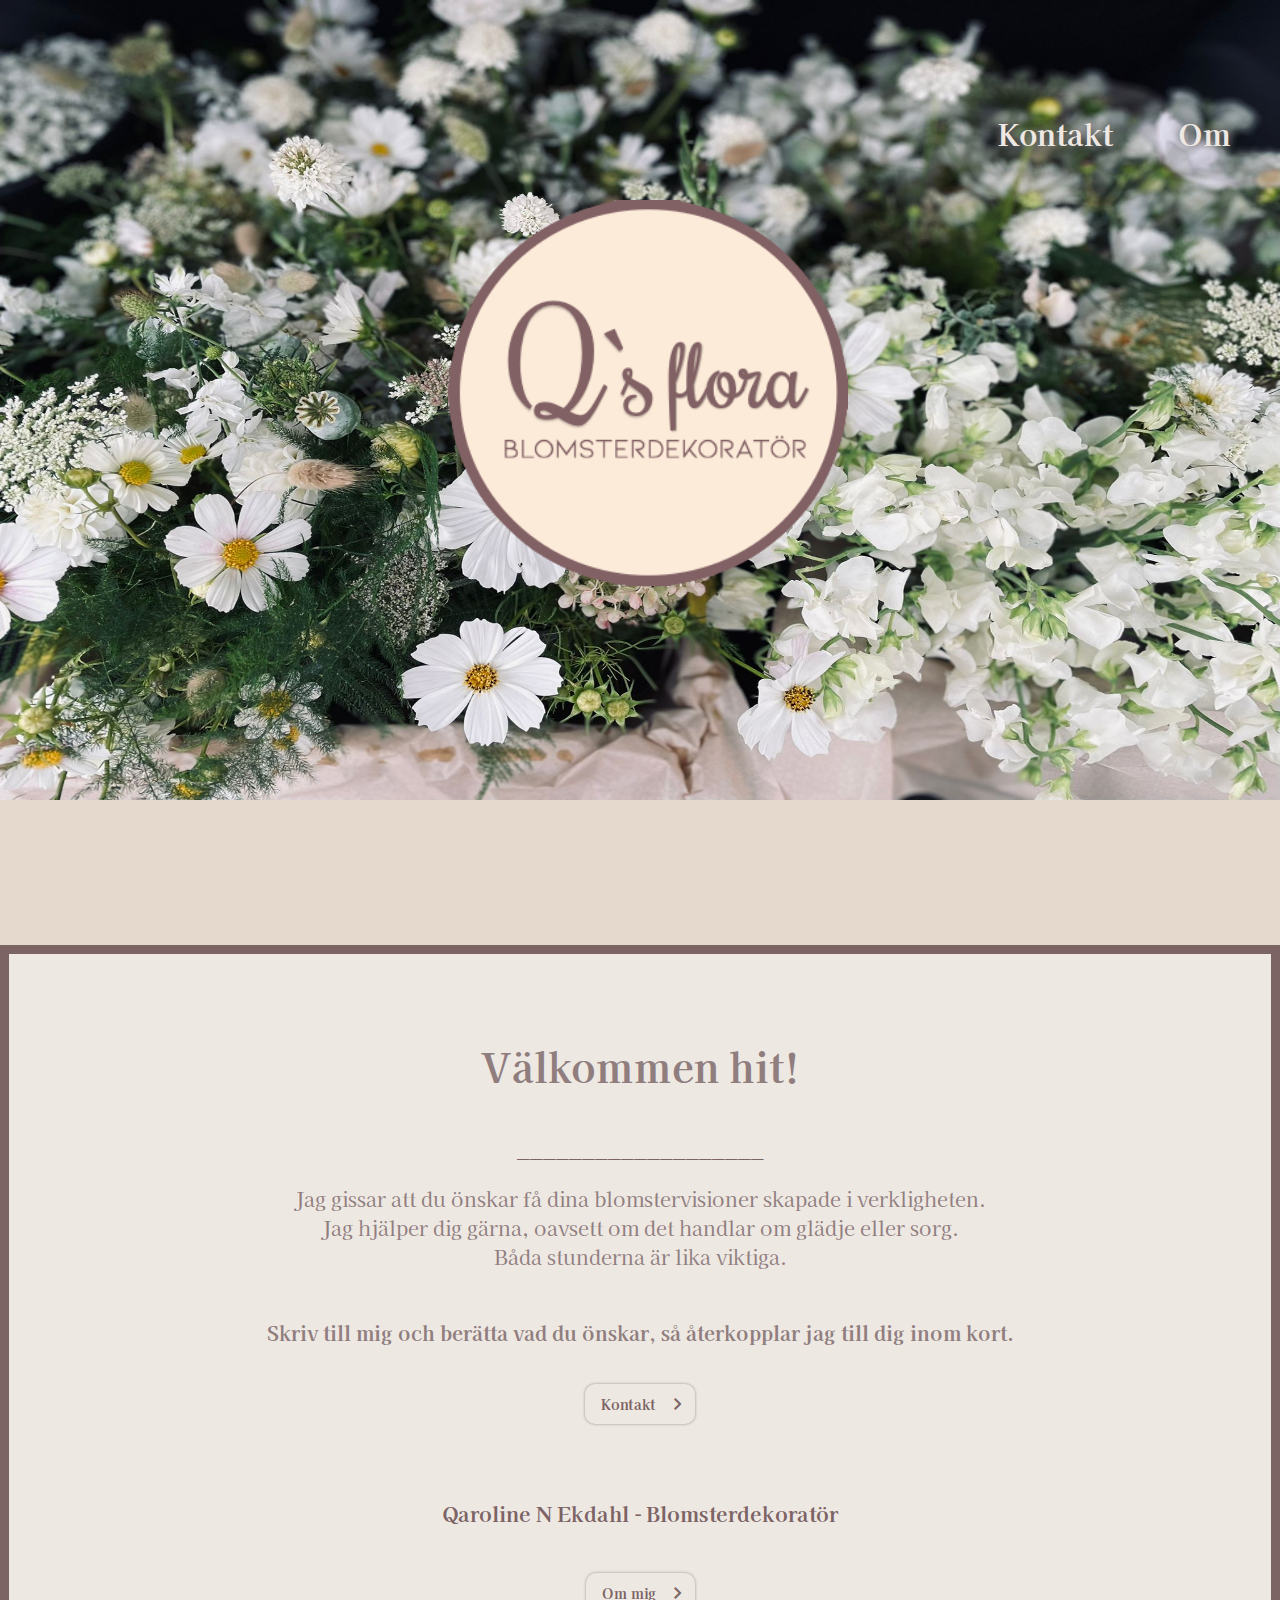
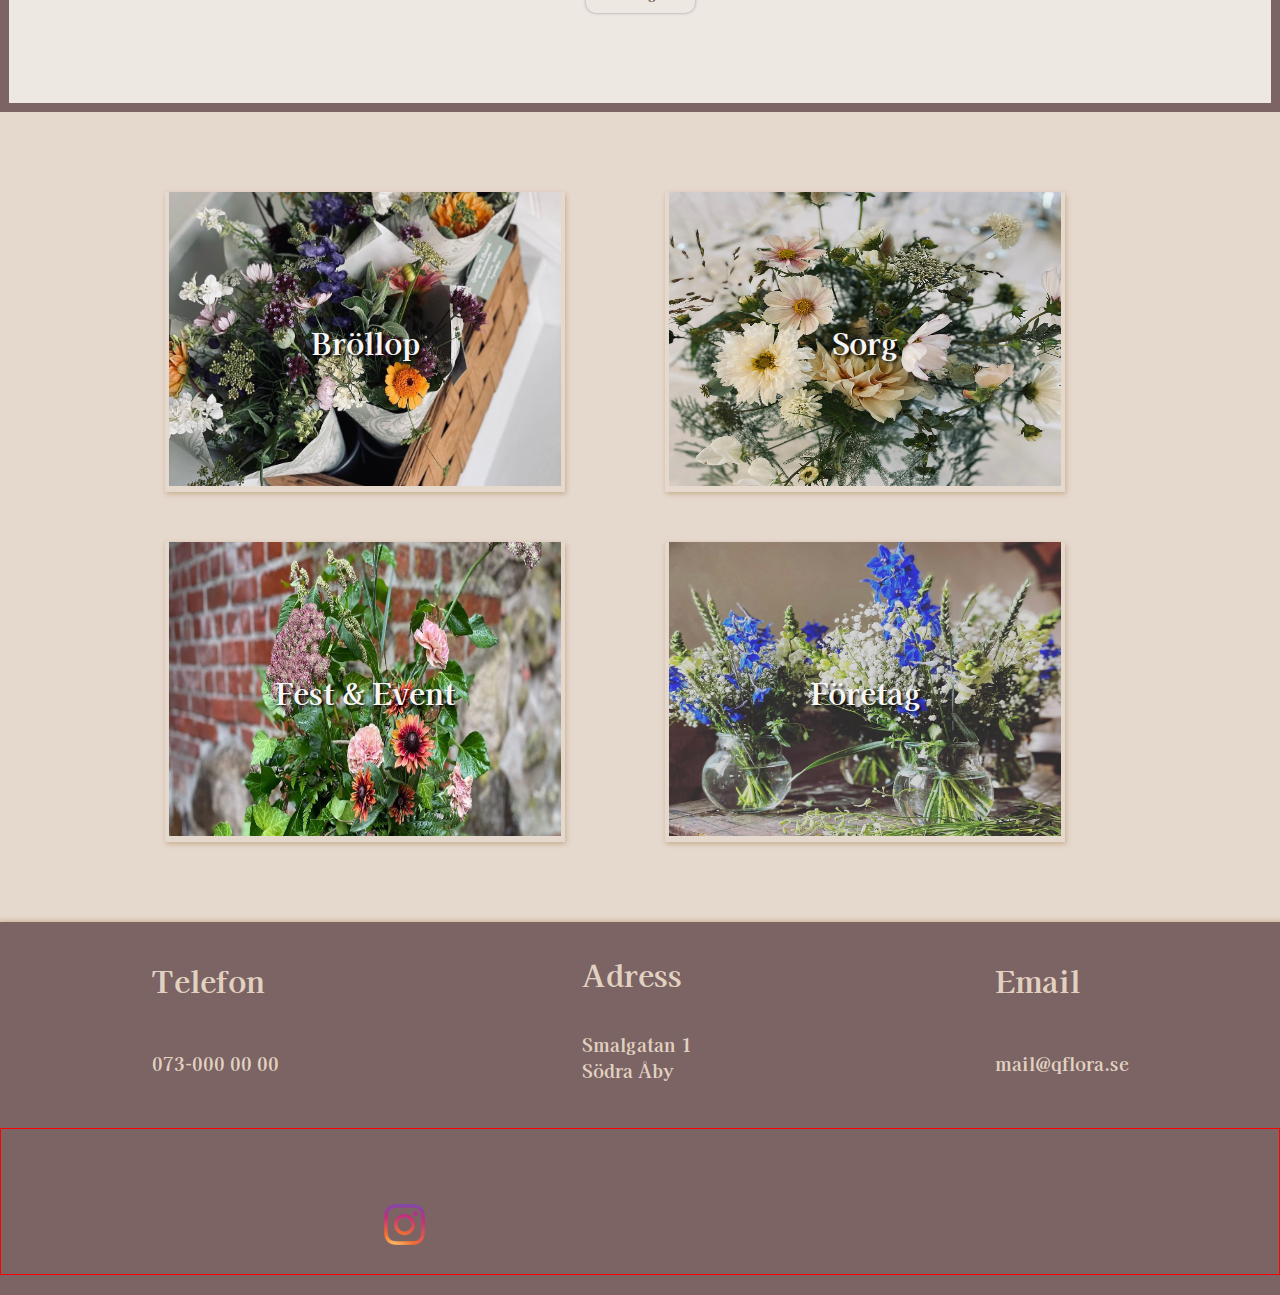
<file: index.html>
<!DOCTYPE html>
<html lang="en">
<head>
    <meta charset="UTF-8">
    <meta http-equiv="X-UA-Compatible" content="IE=edge">
    <meta name="viewport" content="width=device-width, initial-scale=1.0">
    <link rel="preconnect" href="https://fonts.googleapis.com"> 
    <link rel="preconnect" href="https://fonts.gstatic.com" crossorigin> 
    <link rel="stylesheet" href="style.css">
    <link rel="preconnect" href="https://fonts.googleapis.com"> 
    <link rel="preconnect" href="https://fonts.gstatic.com" crossorigin> 
    <link href="https://fonts.googleapis.com/css2?family=Courier+Prime&family=Norican&family=Quicksand:wght@300;600;700&family=Rochester&family=Yesteryear&display=swap" rel="stylesheet">
    <link rel="icon" type="image/png"  href="favicon_io (1)/android-chrome-192x192.png">
    <link href="https://fonts.googleapis.com/css2?family=Ibarra+Real+Nova&family=Kaisei+Opti&family=Lora&family=Norican&family=Playfair+Display&family=Rochester&display=swap" rel="stylesheet"></head>
   

    <link rel="stylesheet" href="https://fonts.googleapis.com/css2?family=Material+Symbols+Outlined:opsz,wght,FILL,GRAD@48,400,0,0" />
    <link rel="stylesheet" href="https://fonts.googleapis.com/css2?family=Material+Symbols+Outlined:opsz,wght,FILL,GRAD@48,400,0,0" />
    <link rel="stylesheet" href="https://fonts.googleapis.com/css2?family=Material+Symbols+Outlined:opsz,wght,FILL,GRAD@48,400,0,0" />

    <body>
    <title>Q´s Flora</title>
</head>
<body>
    <header>
        <img class="background-header" src="assets/HeaderFront.JPG" />
        <a href="index.html"><img class="logga-header" src="assets/LOGO-PNG.png" /></a>
        <div class="header-rubrik"><h1>Q´s Flora <br> Blomsterdekoratör</h1> 
          <div class="headerBox">
            <a href="kontakt.html">
                <div class="contactButtonHeader">
                  <h1>Kontakt</h1>
                </a>
                   <span class="material-symbols-outlined header">
            chevron_right
            </span>
                    </span>
                </div>
            </div>
        </div>
        



        <div id="myNav" class="overlay">
            <a href="javascript:void(0)" class="closebtn" onclick="closeNav()">&times;</a>
            <div class="overlay-content">
                <a href="/index.html">Hem</a>
                <a href="/bröllop.html">Bröllop</a>
                <a href="/contact.html">Sorg</a>
                <a href="/gallery.html">Kurser</a>
                <a href="/gallery.html">Företag</a>
                <a href="/gallery.html">Kontakt</a>
                <a href="/gallery.html">Om</a>
            </div>
          </div>
          <span class="hamburger" onclick="openNav()">&#9776; </span>
          <script>
            function openNav() {
              document.getElementById("myNav").style.width = "100%";
            }
            function closeNav() {
              document.getElementById("myNav").style.width = "0%";
            }
          </script>
         
        <div class="topnav">
            <div class="topnav-pages">
              <!-- <span class="page">    -->
            <!-- <a href="hem.html">Hem</a></span> -->
            <a href="Kontakt.html">Kontakt</a>
            <a href="Om.html">Om</a>
        </div>
        </div>
    </header>

 

    <div class="boxText">
     <h2>Välkommen hit!<br></h2> 
     <div class="boxTextLine">___________________</div>
      <h3>   Jag gissar att du önskar få dina blomstervisioner skapade i verkligheten. <br>
            Jag hjälper dig gärna, oavsett om det handlar om glädje eller sorg. <br>
            Båda stunderna är lika viktiga.<br></h3>

<h4> Skriv till mig och berätta vad du önskar, så återkopplar jag till dig inom kort.</h4>  
<a href="kontakt.html">
    <div class="contactButton">
      <h1>Kontakt</h1>
    </a>
       <span class="material-symbols-outlined">
chevron_right
</span>
        </span>
    </div>
<div class="boxTextLine"></div>
           <h5>Qaroline N Ekdahl
            - Blomsterdekoratör</h5> 
            <!-- <img class="logga-segill" src="assets/LOGO-PNG.png" /> -->
            <a href="om.html">
                <div class="contactButton">
                  <h1>Om mig</h1>
                </a>
                   <span class="material-symbols-outlined">
            chevron_right
            </span>
                    </span>
                </div>
        </div>

    <div class="boxOne">
        <section class="content">
            <div class="content-box">
                <a href="bröllop.html">
                <img class="content-box-image" src="assets/IMG_0252.jpg" /><h1>Bröllop</h1>
            </div></a>
            <a href="sorg.html">
            <div class="content-box">
                <img class="content-box-image" src="assets/3f57068a-1949-47c4-b6f3-6bf057632795 (kopia).jpg" />    <h1>Sorg</h1>
                <h2></a></h2>
            </div>
            <a href="fest&event.html">
            <div class="content-box">
                <img class="content-box-image" src="assets/8b8a58e5-4941-45bf-acf2-da338e13ec0a.JPG" />  <h1>Fest & Event</h1>
                <h2></a></h2>
            </div>
            <a href="företag.html">
            <div class="content-box">
                <img class="content-box-image" src="assets/IMG_0253.jpg" />   <h1>Företag</h1>
                <h2></a></h2>
            </div>


    
        </section>
    </div>

    <div class="boxTwo">
        
    </div>

    <div class="boxThree">
        
    </div>

    <footer>
<div class="info">
    <div class="info-box">
    <h1>Telefon</h1>
    <h2><a href="tel:+46733835995">073-000 00 00</a></h2>
</div>


<div class="info-box">
    <h1>Adress</h1>
    <h2><a
            href="https://www.google.se/maps/place/Slättarps+gård/@55.4136141,13.0797504,17z/data=!3m1!4b1!4m5!3m4!1s0x4653737cfd14b393:0x1d13f8f3589fe88b!8m2!3d55.4136111!4d13.0819444">Smalgatan 1 <br>Södra Åby</a></h2>
</div>
<div class="info-box">
    <h1>Email</h1>
    <h2> <a href="mailto:mail@ateljemadeleine.se">mail@qflora.se</a></h2>
</div>

</div>

<div class="info-box-under">
    <a href="https://www.instagram.com/qarrosflora/"><img class="insta" src="logga/instagram_logo_icon_168715.png" alt=""></a>
</div>
    </footer>    

</body>
</html>
</file>
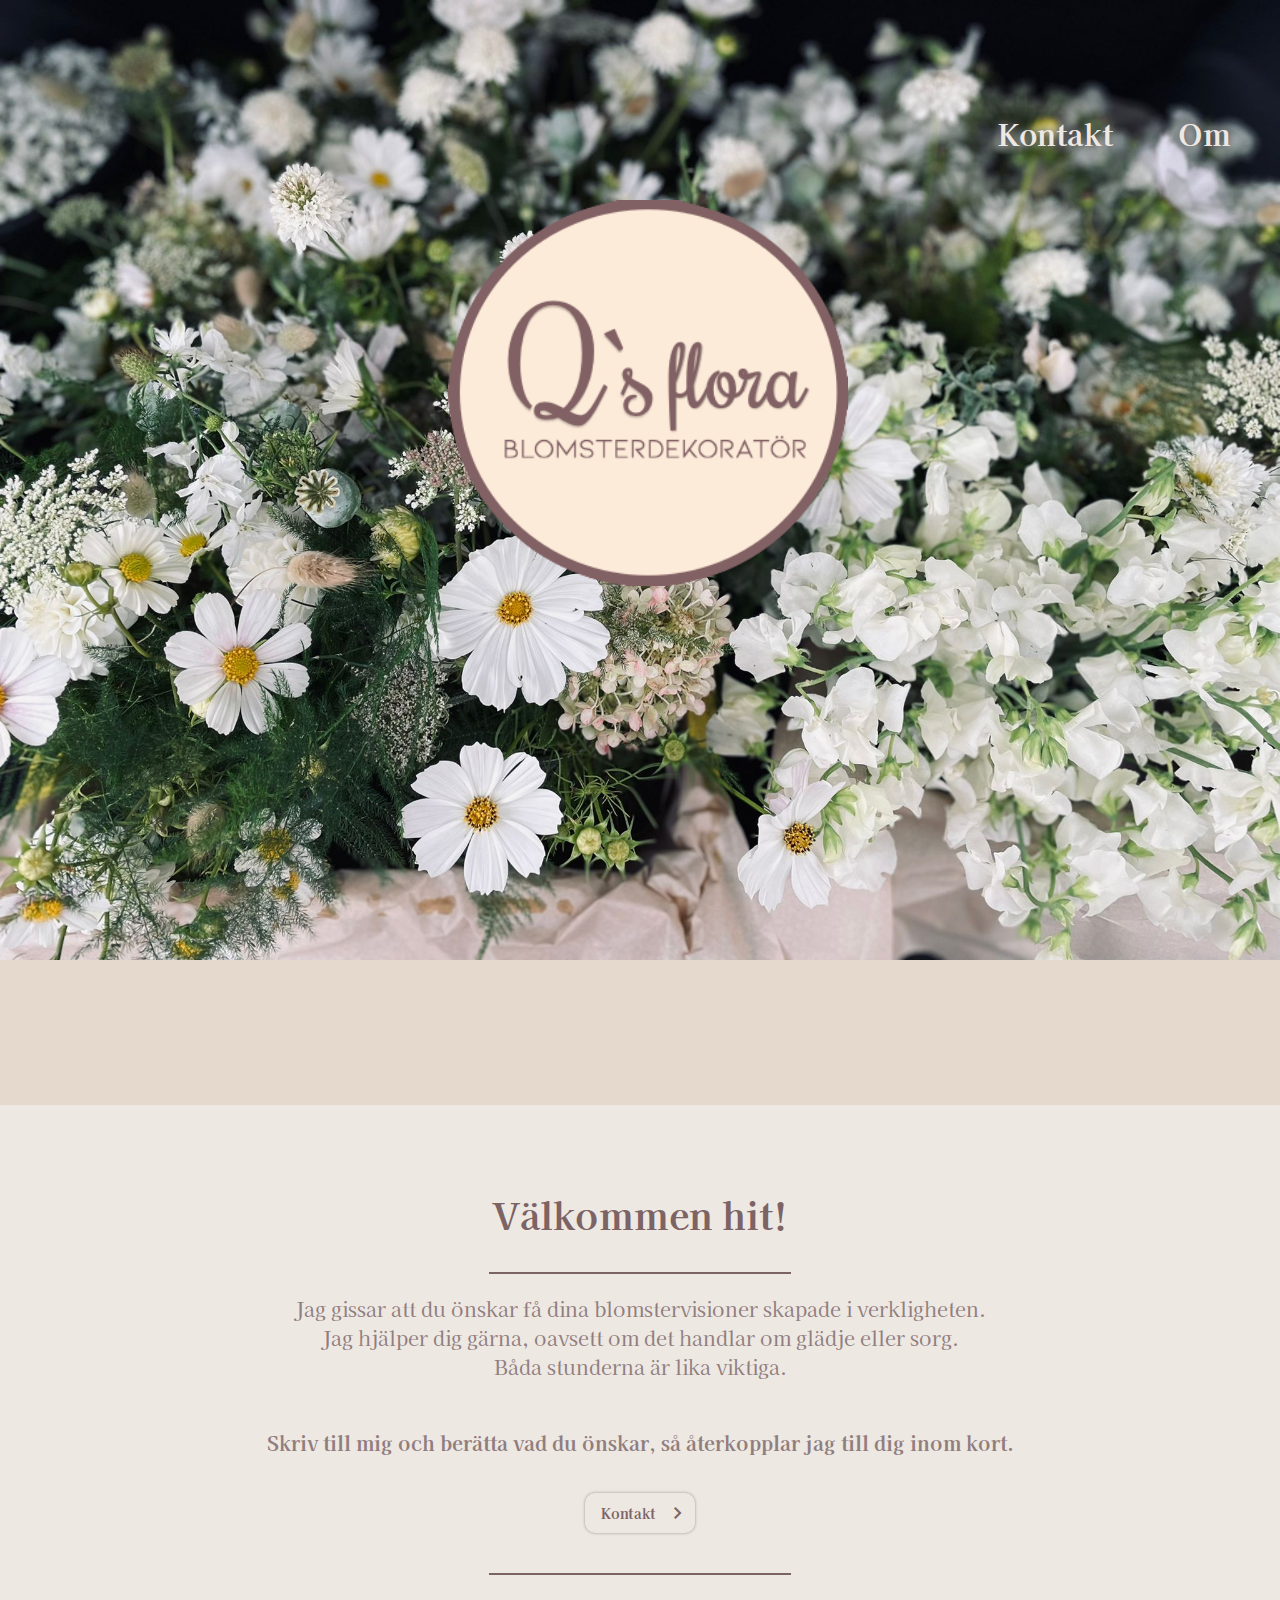
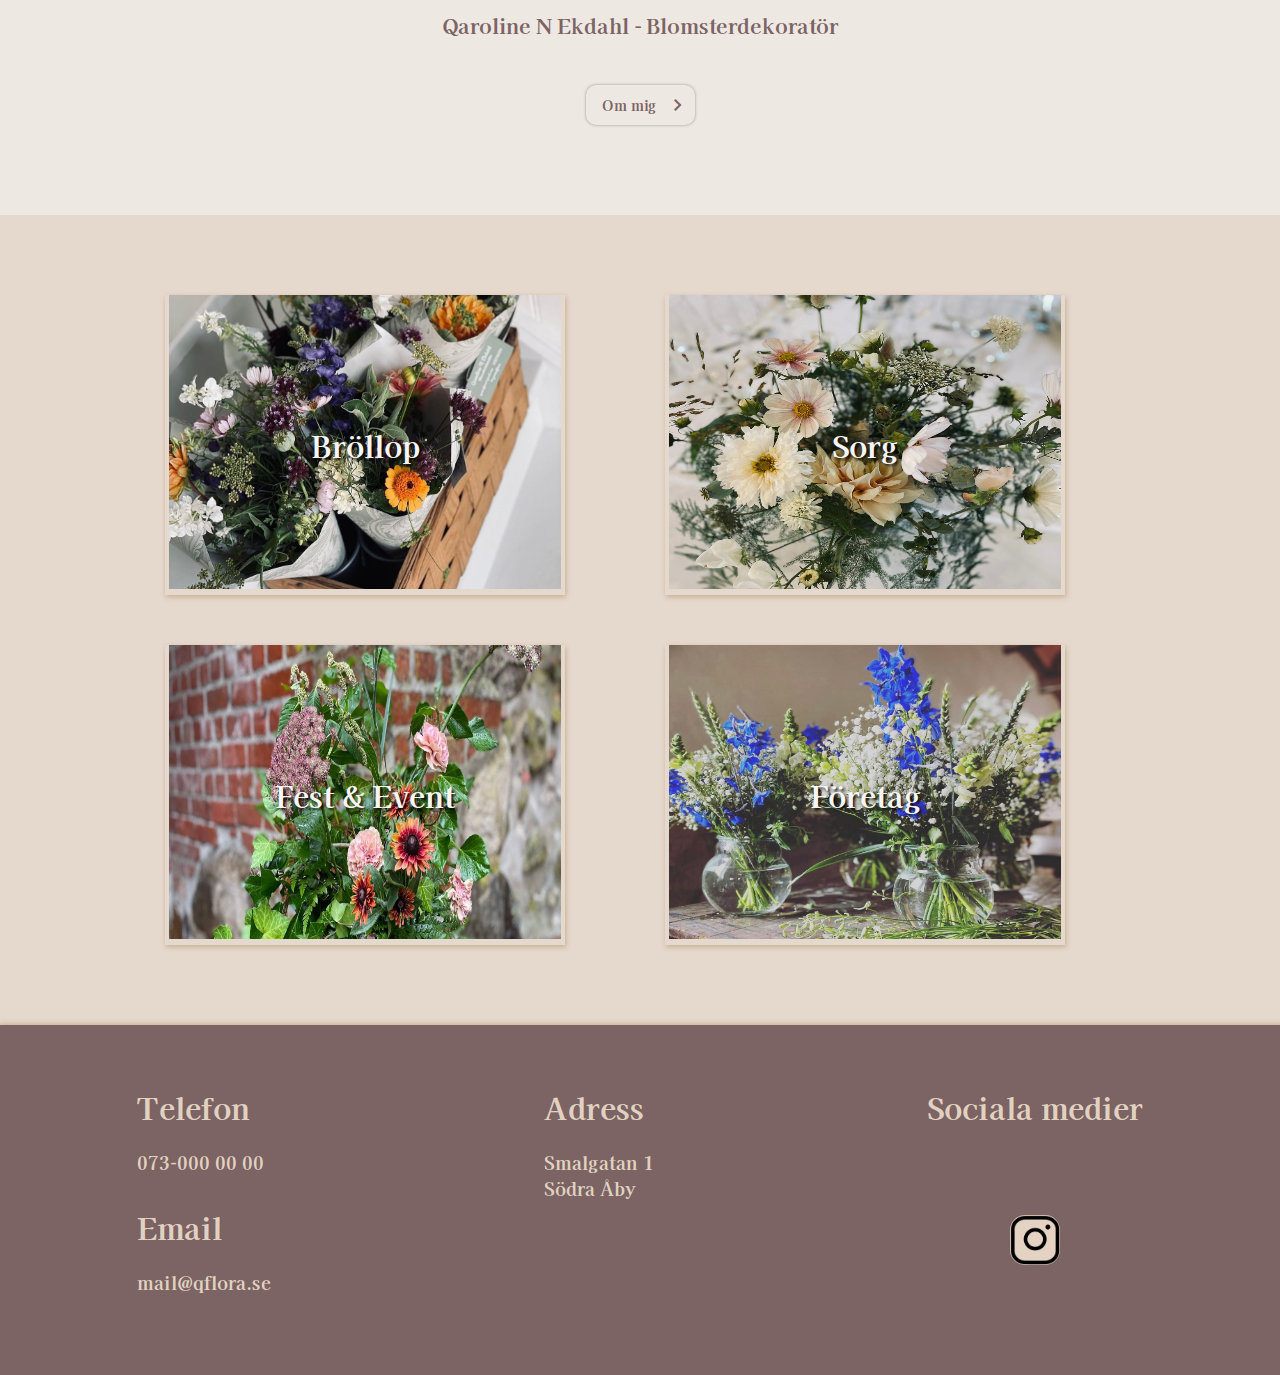
<file: hemsida/index.html>
<!DOCTYPE html>
<html lang="en">
<head>
    <meta charset="UTF-8">
    <meta http-equiv="X-UA-Compatible" content="IE=edge">
    <meta name="viewport" content="width=device-width, initial-scale=1.0">
    <link rel="preconnect" href="https://fonts.googleapis.com"> 
    <link rel="preconnect" href="https://fonts.gstatic.com" crossorigin> 
    <link rel="stylesheet" href="style.css">
    <link rel="preconnect" href="https://fonts.googleapis.com"> 
    <link rel="preconnect" href="https://fonts.gstatic.com" crossorigin> 
    <link href="https://fonts.googleapis.com/css2?family=Courier+Prime&family=Norican&family=Quicksand:wght@300;600;700&family=Rochester&family=Yesteryear&display=swap" rel="stylesheet">
    <link rel="icon" type="image/png"  href="favicon.png">
    <link href="https://fonts.googleapis.com/css2?family=Ibarra+Real+Nova&family=Kaisei+Opti&family=Lora&family=Norican&family=Playfair+Display&family=Rochester&display=swap" rel="stylesheet"></head>
   

    <link rel="stylesheet" href="https://fonts.googleapis.com/css2?family=Material+Symbols+Outlined:opsz,wght,FILL,GRAD@48,400,0,0" />
    <link rel="stylesheet" href="https://fonts.googleapis.com/css2?family=Material+Symbols+Outlined:opsz,wght,FILL,GRAD@48,400,0,0" />
    <link rel="stylesheet" href="https://fonts.googleapis.com/css2?family=Material+Symbols+Outlined:opsz,wght,FILL,GRAD@48,400,0,0" />

    <body>
    <title>Q´s Flora</title>
</head>
<body>
    <header>
        <img class="background-header" src="assets/271afb1d-633c-49f7-87ed-df239d9b92ea.JPG" />
        <a href="index.html"><img class="logga-header" src="assets/LOGO-PNG.png" /></a>
        <div class="header-rubrik"><h1>Q´s Flora <br> Blomsterdekoratör</h1> 
          <div class="headerBox">
            <a href="kontakt.html">
                <div class="contactButtonHeader">
                  <h1>Kontakt</h1>
                </a>
                   <span class="material-symbols-outlined header">
            chevron_right
            </span>
                    </span>
                </div>
            </div>
        </div>
        



        <div id="myNav" class="overlay">
            <a href="javascript:void(0)" class="closebtn" onclick="closeNav()">&times;</a>
            <div class="overlay-content">
                <a href="index.html">Hem</a>
                <a href="bröllop.html">Bröllop</a>
                <a href="sorg.css">Sorg</a>
                <a href="fest&event.css">Fest & Event</a>
                <a href="företag.html">Företag</a>
                <a href="kontakt.html">Kontakt</a>
                <a href="om.html">Om</a>
            </div>
          </div>
          <span class="hamburger" onclick="openNav()">&#9776; </span>
          <script>
            function openNav() {
              document.getElementById("myNav").style.width = "100%";
            }
            function closeNav() {
              document.getElementById("myNav").style.width = "0%";
            }
          </script>
         
        <div class="topnav">
            <div class="topnav-pages">
              <!-- <span class="page">    -->
            <!-- <a href="hem.html">Hem</a></span> -->
            <a href="Kontakt.html">Kontakt</a>
            <a href="Om.html">Om</a>
        </div>
        </div>
    </header>

 

    <div class="boxText">
     <h2>Välkommen hit!<br></h2> 
     <div class="boxTextLine"></div>
      <h3>   Jag gissar att du önskar få dina blomstervisioner skapade i verkligheten. <br>
            Jag hjälper dig gärna, oavsett om det handlar om glädje eller sorg. <br>
            Båda stunderna är lika viktiga.<br></h3>

<h4> Skriv till mig och berätta vad du önskar, så återkopplar jag till dig inom kort.</h4>  
<a href="kontakt.html">
    <div class="contactButton">
      <h1>Kontakt</h1>
    </a>
       <span class="material-symbols-outlined">
chevron_right
</span>
        </span>
    </div>
<div class="boxTextLine"></div>
           <h5>Qaroline N Ekdahl
            - Blomsterdekoratör</h5> 
            <!-- <img class="logga-segill" src="assets/LOGO-PNG.png" /> -->
            <a href="om.html">
                <div class="contactButton">
                  <h1>Om mig</h1>
                </a>
                   <span class="material-symbols-outlined">
            chevron_right
            </span>
                    </span>
                </div>
        </div>

    <div class="boxOne">
        <section class="content">
            <div class="content-box">
                <a href="bröllop.html">
                <img class="content-box-image" src="assets/IMG_0252.jpg" /><h1>Bröllop</h1>
            </div></a>
            <a href="sorg.html">
            <div class="content-box">
                <img class="content-box-image" src="assets/3f57068a-1949-47c4-b6f3-6bf057632795 (kopia).jpg" />    <h1>Sorg</h1>
                <h2></a></h2>
            </div>
            <a href="fest&event.html">
            <div class="content-box">
                <img class="content-box-image" src="assets/8b8a58e5-4941-45bf-acf2-da338e13ec0a.JPG" />  <h1>Fest & Event</h1>
                <h2></a></h2>
            </div>
            <a href="företag.html">
            <div class="content-box">
                <img class="content-box-image" src="assets/IMG_0253.jpg" />   <h1>Företag</h1>
                <h2></a></h2>
            </div>


    
        </section>
    </div>

    <div class="boxTwo">
        
    </div>

    <div class="boxThree">
        
    </div>

    <footer>
<div class="info">
    <div class="info-box">
    <h1>Telefon</h1>
    <h2><a href="tel:+46733835995">073-000 00 00</a></h2>
</div>
<div class="info-box">
    <h1>Email</h1>
    <h2> <a href="mailto:mail@ateljemadeleine.se">mail@qflora.se</a></h2>
</div>
</div>
<div class="info">
    <h1>Adress</h1>
    <h2><a
            href="https://www.google.se/maps/place/Slättarps+gård/@55.4136141,13.0797504,17z/data=!3m1!4b1!4m5!3m4!1s0x4653737cfd14b393:0x1d13f8f3589fe88b!8m2!3d55.4136111!4d13.0819444">Smalgatan 1 <br>Södra Åby</a></h2>
</div>
<div class="info">
    <h1>Sociala medier</h1>
    <div class="loggor">
        <a href="https://www.instagram.com/qarrosflora/"><img src="instagram_f_icon-icons.com_65485.png" alt=""></a>
</div>
    </footer>    

</body>
</html>
</file>
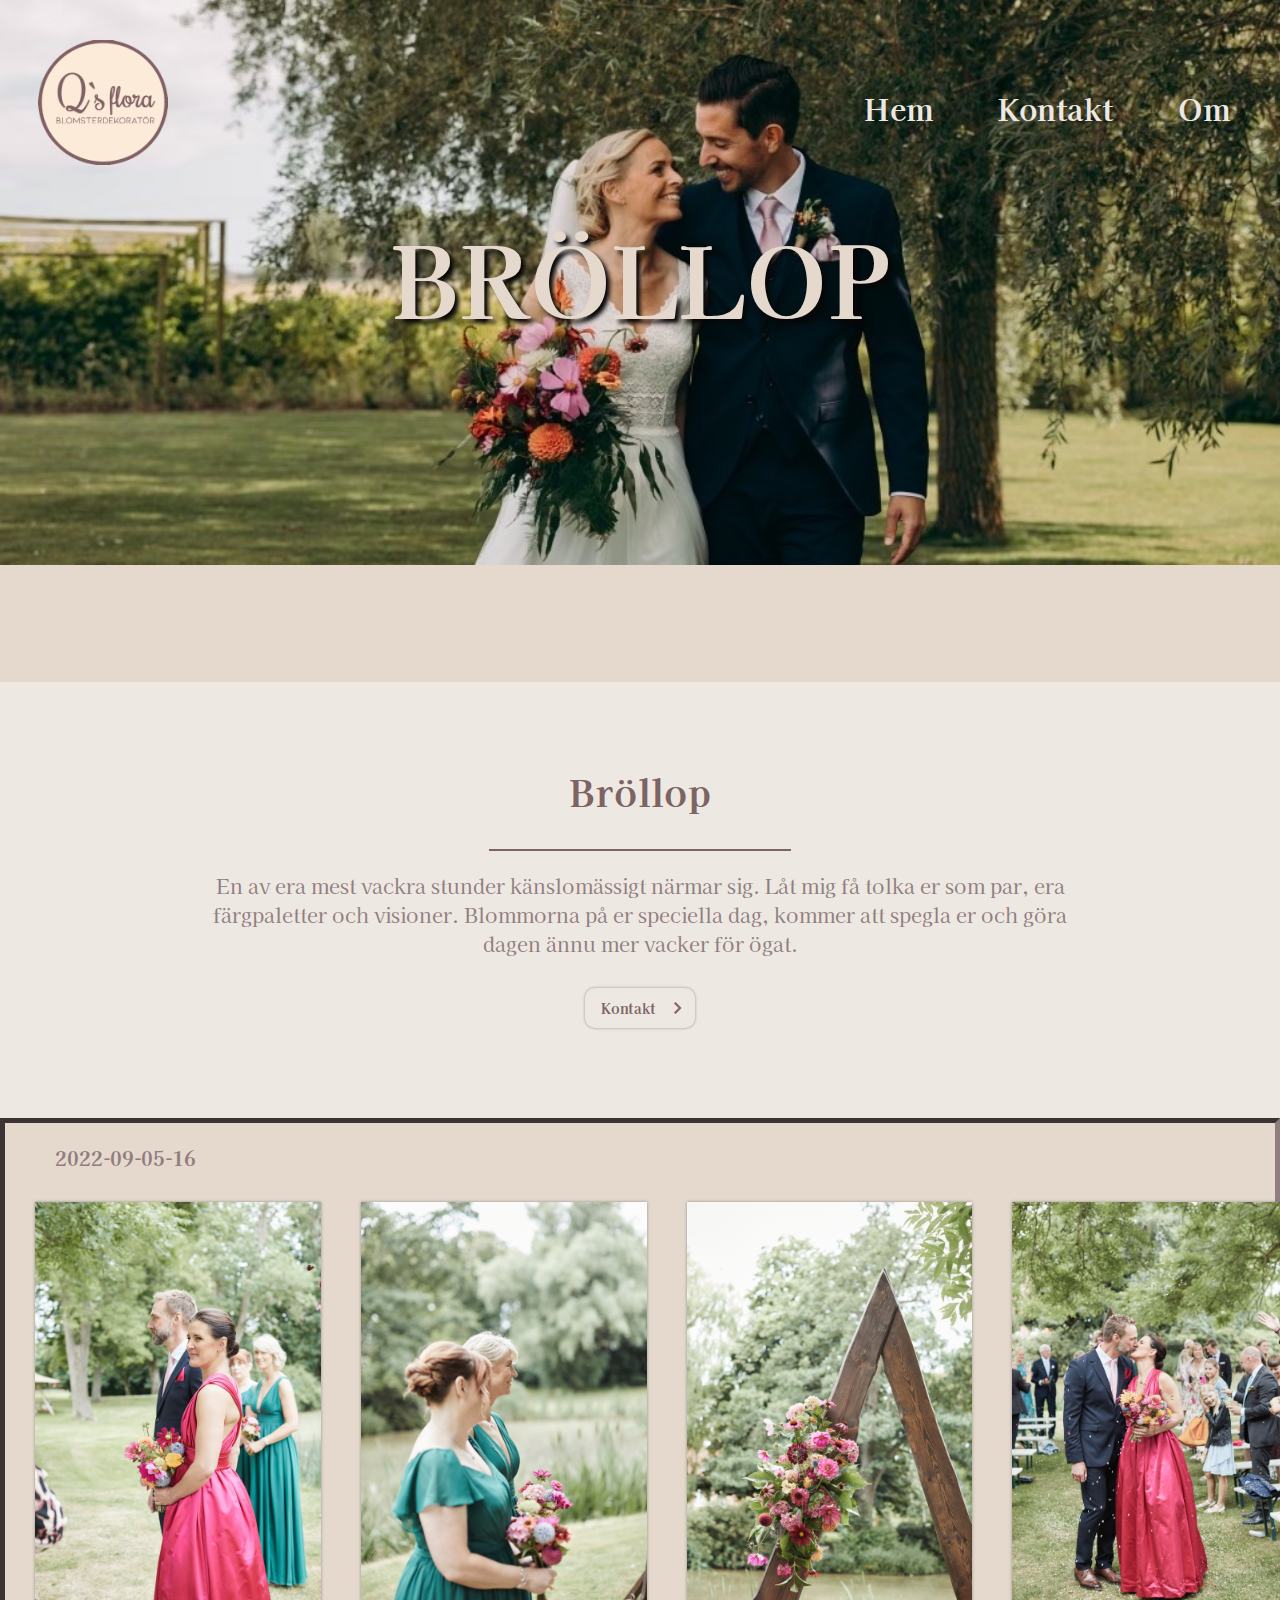
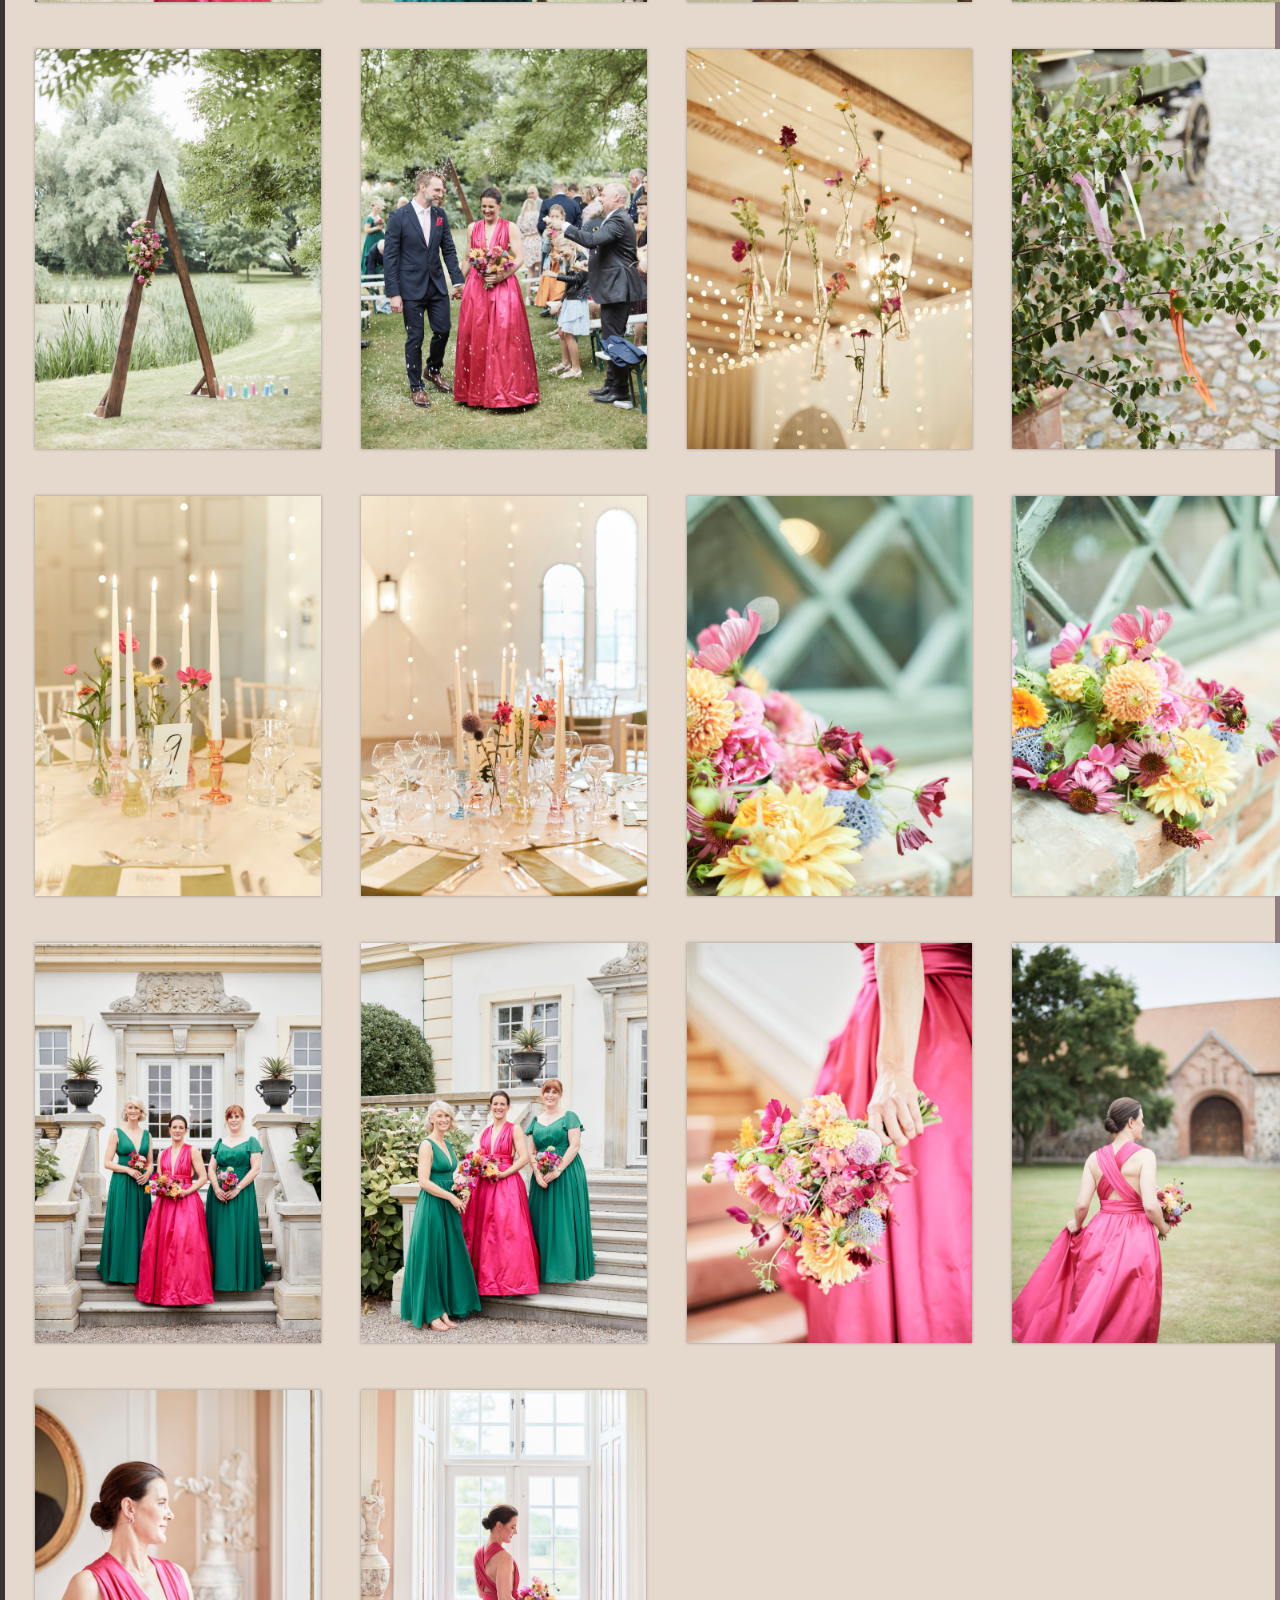
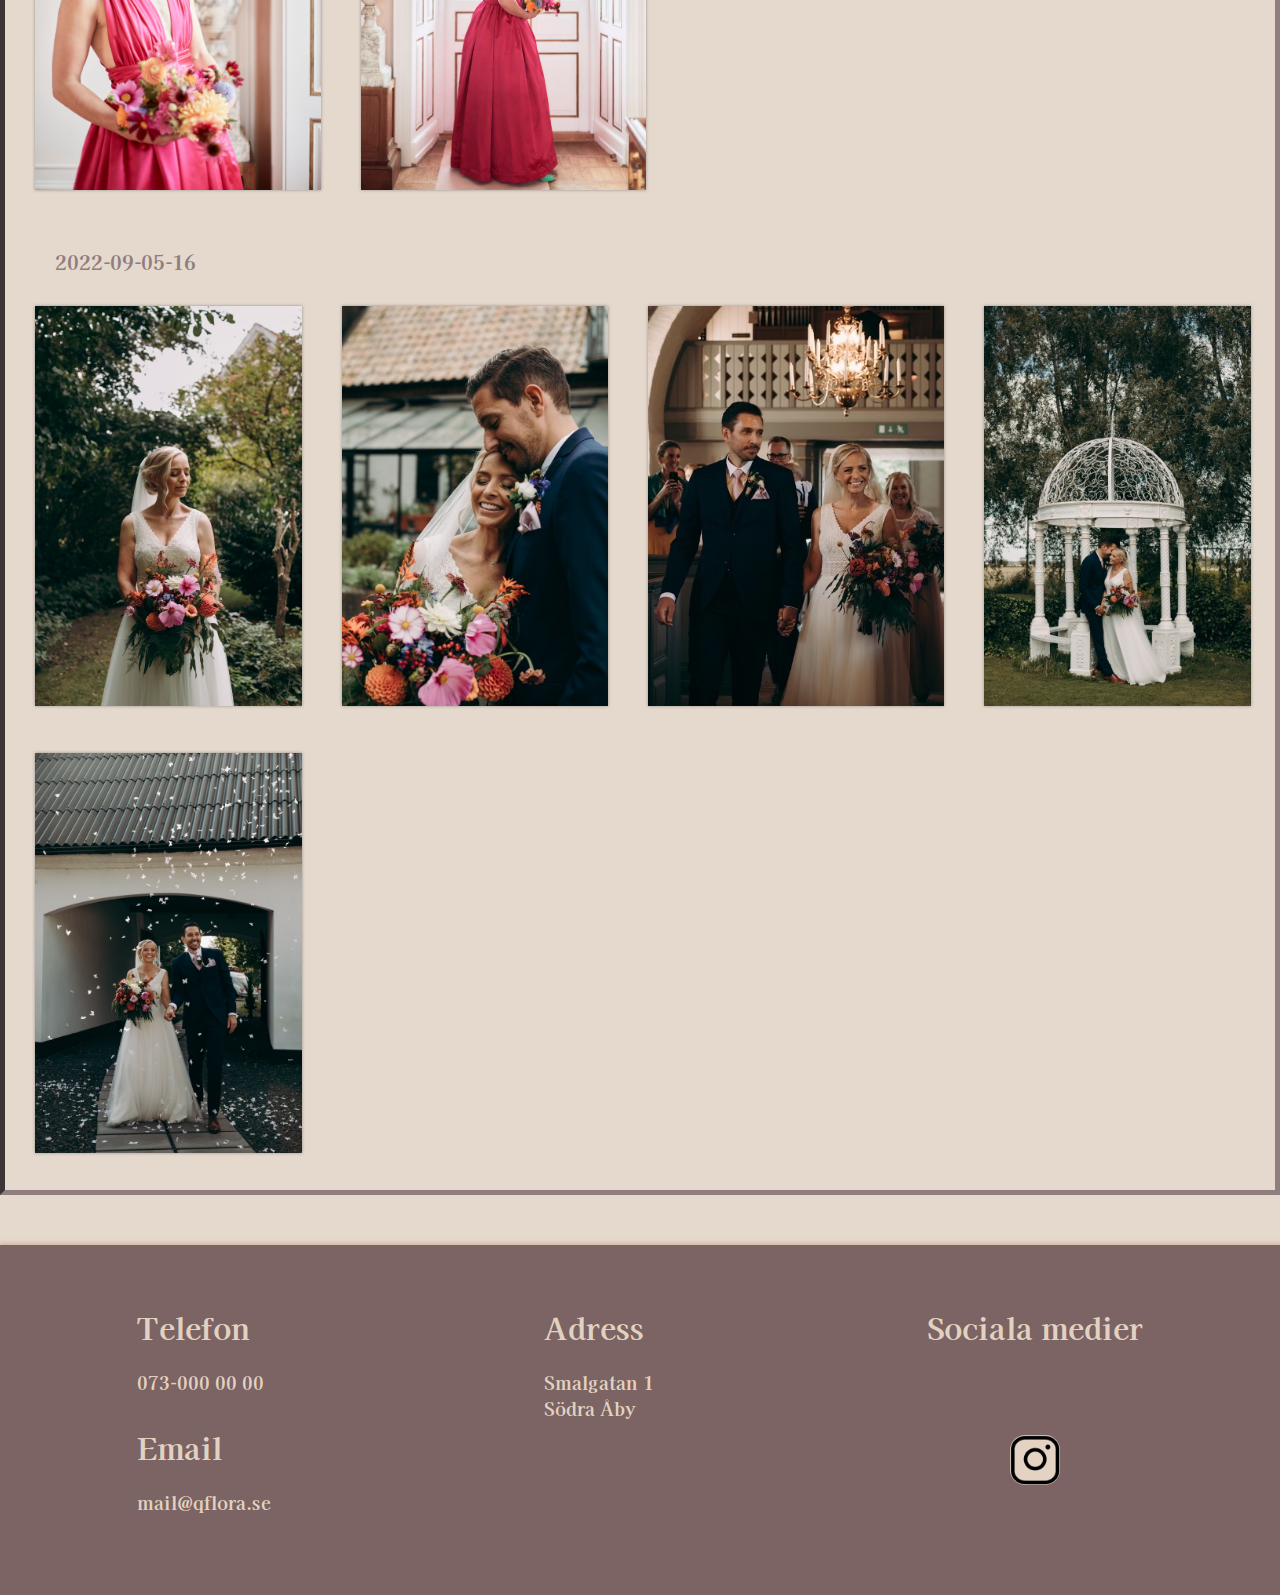
<file: hemsida/bröllop.html>
<!DOCTYPE html>
<html lang="en">
<head>
    <meta charset="UTF-8">
    <meta http-equiv="X-UA-Compatible" content="IE=edge">
    <meta name="viewport" content="width=device-width, initial-scale=1.0">
    <link rel="preconnect" href="https://fonts.googleapis.com"> 
    <link rel="preconnect" href="https://fonts.gstatic.com" crossorigin> 
    <link rel="stylesheet" href="bröllop.css">
    <link rel="preconnect" href="https://fonts.googleapis.com"> 
    <link rel="preconnect" href="https://fonts.gstatic.com" crossorigin> 
    <link href="https://fonts.googleapis.com/css2?family=Courier+Prime&family=Norican&family=Quicksand:wght@300;600;700&family=Rochester&family=Yesteryear&display=swap" rel="stylesheet">
    <link rel="preconnect" href="https://fonts.googleapis.com"> 
    <link rel="preconnect" href="https://fonts.gstatic.com" crossorigin> 
    <link href="https://fonts.googleapis.com/css2?family=Kaisei+Opti&family=Norican&family=Rochester&display=swap" rel="stylesheet">
    <link rel="icon" type="image/png"  href="favicon.png">
  
    <link rel="stylesheet" href="https://fonts.googleapis.com/css2?family=Material+Symbols+Outlined:opsz,wght,FILL,GRAD@48,400,0,0" />
    <link rel="stylesheet" href="https://fonts.googleapis.com/css2?family=Material+Symbols+Outlined:opsz,wght,FILL,GRAD@48,400,0,0" />
    <link rel="stylesheet" href="https://fonts.googleapis.com/css2?family=Material+Symbols+Outlined:opsz,wght,FILL,GRAD@48,400,0,0" />

    <link rel="preconnect" href="https://fonts.googleapis.com"> 
<link rel="preconnect" href="https://fonts.gstatic.com" crossorigin> 
<link rel="preconnect" href="https://fonts.googleapis.com"> 
<link rel="preconnect" href="https://fonts.gstatic.com" crossorigin> 
<link rel="preconnect" href="https://fonts.googleapis.com"> 
<link rel="preconnect" href="https://fonts.gstatic.com" crossorigin> 
<link href="https://fonts.googleapis.com/css2?family=Ibarra+Real+Nova&family=Kaisei+Opti&family=Lora&family=Norican&family=Playfair+Display&family=Rochester&display=swap" rel="stylesheet"></head>
<body>
    <header>
        <img class="background-header" src="assets/bild5 (kopia).jpeg" />
       <a href="index.html"><img class="logga-header" src="assets/LOGO-PNG.png" /></a>
        <div class="header-rubrik"><h1>BRÖLLOP</h1> </div>
        <div id="myNav" class="overlay">
            <a href="javascript:void(0)" class="closebtn" onclick="closeNav()">&times;</a>
            <div class="overlay-content">
                <a href="index.html">Hem</a>
                <a href="bröllop.html">Bröllop</a>
                <a href="contact.html">Sorg</a>
                <a href="gallery.html">Kurser</a>
                <a href="gallery.html">Företag</a>
                <a href="gallery.html">Kontakt</a>
                <a href="gallery.html">Om</a>
            </div>
          </div>
          <span class="hamburger" onclick="openNav()">&#9776; </span>
          <script>
            function openNav() {
              document.getElementById("myNav").style.width = "100%";
            }
            function closeNav() {
              document.getElementById("myNav").style.width = "0%";
            }
          </script>
         
        <div class="topnav">
            <div class="topnav-pages">
              <span class="page">   <a href="index.html">Hem</a></span>

            <a href="Kontakt.html">Kontakt</a>
            <a href="Om.html">Om</a>
        </div>
        </div>
    </header>
    <div class="boxText">
      <h2>Bröllop</h2> 
  <div class="boxTextLine"></div>
       <h3>   En av era mest vackra  stunder känslomässigt närmar sig. Låt mig få tolka er som par, era färgpaletter och visioner.
         Blommorna på er speciella dag, kommer att spegla er och göra dagen ännu mer vacker för ögat. 
        </h3>
        <a href="kontakt.html">
        <div class="contactButton">
          <h1>Kontakt</h1>
        </a>
           <span class="material-symbols-outlined">
chevron_right
</span>
            </span>
        </div>

             <!-- <img class="logga-segill" src="assets/LOGO-PNG.png" /> -->
     </div>

     <!-- <div class="boxImages">
      
<h2>Responsive Image Gallery</h2>

<h4>Resize the browser window to see the effect.</h4>

<div class="responsive">
  <div class="gallery">
    <a target="_blank" href="assets/IMG_0261.jpg">
      <img src="assets/IMG_0261.jpg" alt="Cinque Terre" width="600" height="400">
    </a>
    <div class="desc">Add a description of the image here</div>
  </div>
</div>


<div class="responsive">
  <div class="gallery">
    <a target="_blank" href="assets/1935bbe1-5f7d-4edb-918f-ca28e0173e43.JPG">
      <img src="assets/1935bbe1-5f7d-4edb-918f-ca28e0173e43.JPG" alt="Forest" width="600" height="400">
    </a>
    <div class="desc">Add a description of the image here</div>
  </div>
</div>

<div class="responsive">
  <div class="gallery">
    <a target="_blank" href="assets/3f57068a-1949-47c4-b6f3-6bf057632795.JPG">
      <img src="assets/3f57068a-1949-47c4-b6f3-6bf057632795.JPG" alt="Northern Lights" width="600" height="400">
    </a>
    <div class="desc">Add a description of the image here</div>
  </div>
</div>

<div class="responsive">
  <div class="gallery">
    <a target="_blank" href="assets/3f57068a-1949-47c4-b6f3-6bf057632795 (kopia).jpg">
      <img src="assets/bild3.jpeg" alt="Mountains" width="600" height="400">
    </a>
    <div class="desc">Add akn description of the image here</div>
  </div>
</div> -->
<div class="gallery">
 <div class="gallery-text-box"><h4>2022-09-05-16</h4> </div>
  <div class="grid-container">
    <div class="grid-item"><img class="gallery-img" src="assets/PHOTO-2022-09-05-16-01-38.jpg"></div>
    <div class="grid-item"><img class="gallery-img" src="assets/PHOTO-2022-09-05-16-01-39 2.jpg"></div>
    <div class="grid-item"><img class="gallery-img" src="assets/PHOTO-2022-09-05-16-01-39.jpg"></div>
    <div class="grid-item"><img class="gallery-img" src="assets/PHOTO-2022-09-05-16-01-40 2.jpg"></div>
    <div class="grid-item"><img class="gallery-img" src="assets/PHOTO-2022-09-05-16-01-40 3.jpg"></div>
    <div class="grid-item"><img class="gallery-img" src="assets/PHOTO-2022-09-05-16-01-40.jpg"></div>
    <div class="grid-item"><img class="gallery-img" src="assets/PHOTO-2022-09-05-16-01-41.jpg"></div>
    <div class="grid-item"><img class="gallery-img" src="assets/PHOTO-2022-09-05-16-01-42.jpg"></div>
    <div class="grid-item"><img class="gallery-img" src="assets/PHOTO-2022-09-05-16-01-43 2.jpg"></div>
    <div class="grid-item"><img class="gallery-img" src="assets/PHOTO-2022-09-05-16-01-43.jpg"></div>
    <div class="grid-item"><img class="gallery-img" src="assets/PHOTO-2022-09-05-16-01-44 2.jpg"></div>
    <div class="grid-item"><img class="gallery-img" src="assets/PHOTO-2022-09-05-16-01-44.jpg"></div>
    <div class="grid-item"><img class="gallery-img" src="assets/PHOTO-2022-09-05-16-01-45 2.jpg"></div>
    <div class="grid-item"><img class="gallery-img" src="assets/PHOTO-2022-09-05-16-01-45.jpg"></div>
    <div class="grid-item"><img class="gallery-img" src="assets/PHOTO-2022-09-05-16-01-46 2.jpg"></div>
    <div class="grid-item"><img class="gallery-img" src="assets/PHOTO-2022-09-05-16-01-47 2.jpg"></div>
    <div class="grid-item"><img class="gallery-img" src="assets/PHOTO-2022-09-05-16-01-47.jpg"></div>
    <div class="grid-item"><img class="gallery-img" src="assets/PHOTO-2022-09-05-16-01-48.jpg"></div>
  </div>

  <div class="gallery-text-box"><h4>2022-09-05-16</h4> </div>
  <div class="grid-container">
    <div class="grid-item"><img class="gallery-img" src="assets/bild1.jpeg"></div>
    <div class="grid-item"><img class="gallery-img" src="assets/bild2.jpeg"></div>
    <div class="grid-item"><img class="gallery-img" src="assets/bild3.jpeg"></div>
    <div class="grid-item"><img class="gallery-img" src="assets/bild6.jpeg"></div>
    <div class="grid-item"><img class="gallery-img" src="assets/bild7.jpeg"></div>
  </div>
</div>

      </div>
    <footer>
        <div class="info">
            <div class="info-box">
            <h1>Telefon</h1>
            <h2><a href="tel:+46733835995">073-000 00 00</a></h2>
        </div>
        <div class="info-box">
            <h1>Email</h1>
            <h2> <a href="mailto:mail@ateljemadeleine.se">mail@qflora.se</a></h2>
        </div>
        </div>
        <div class="info">
            <h1>Adress</h1>
            <h2><a
                    href="https://www.google.se/maps/place/Slättarps+gård/@55.4136141,13.0797504,17z/data=!3m1!4b1!4m5!3m4!1s0x4653737cfd14b393:0x1d13f8f3589fe88b!8m2!3d55.4136111!4d13.0819444">Smalgatan 1 <br>Södra Åby</a></h2>
        </div>
        <div class="info">
            <h1>Sociala medier</h1>
            <div class="loggor">
                <a href="https://www.instagram.com/qarrosflora/"><img src="instagram_f_icon-icons.com_65485.png" alt=""></a>
        </div>
            </footer>    
</body>
</html>
</file>
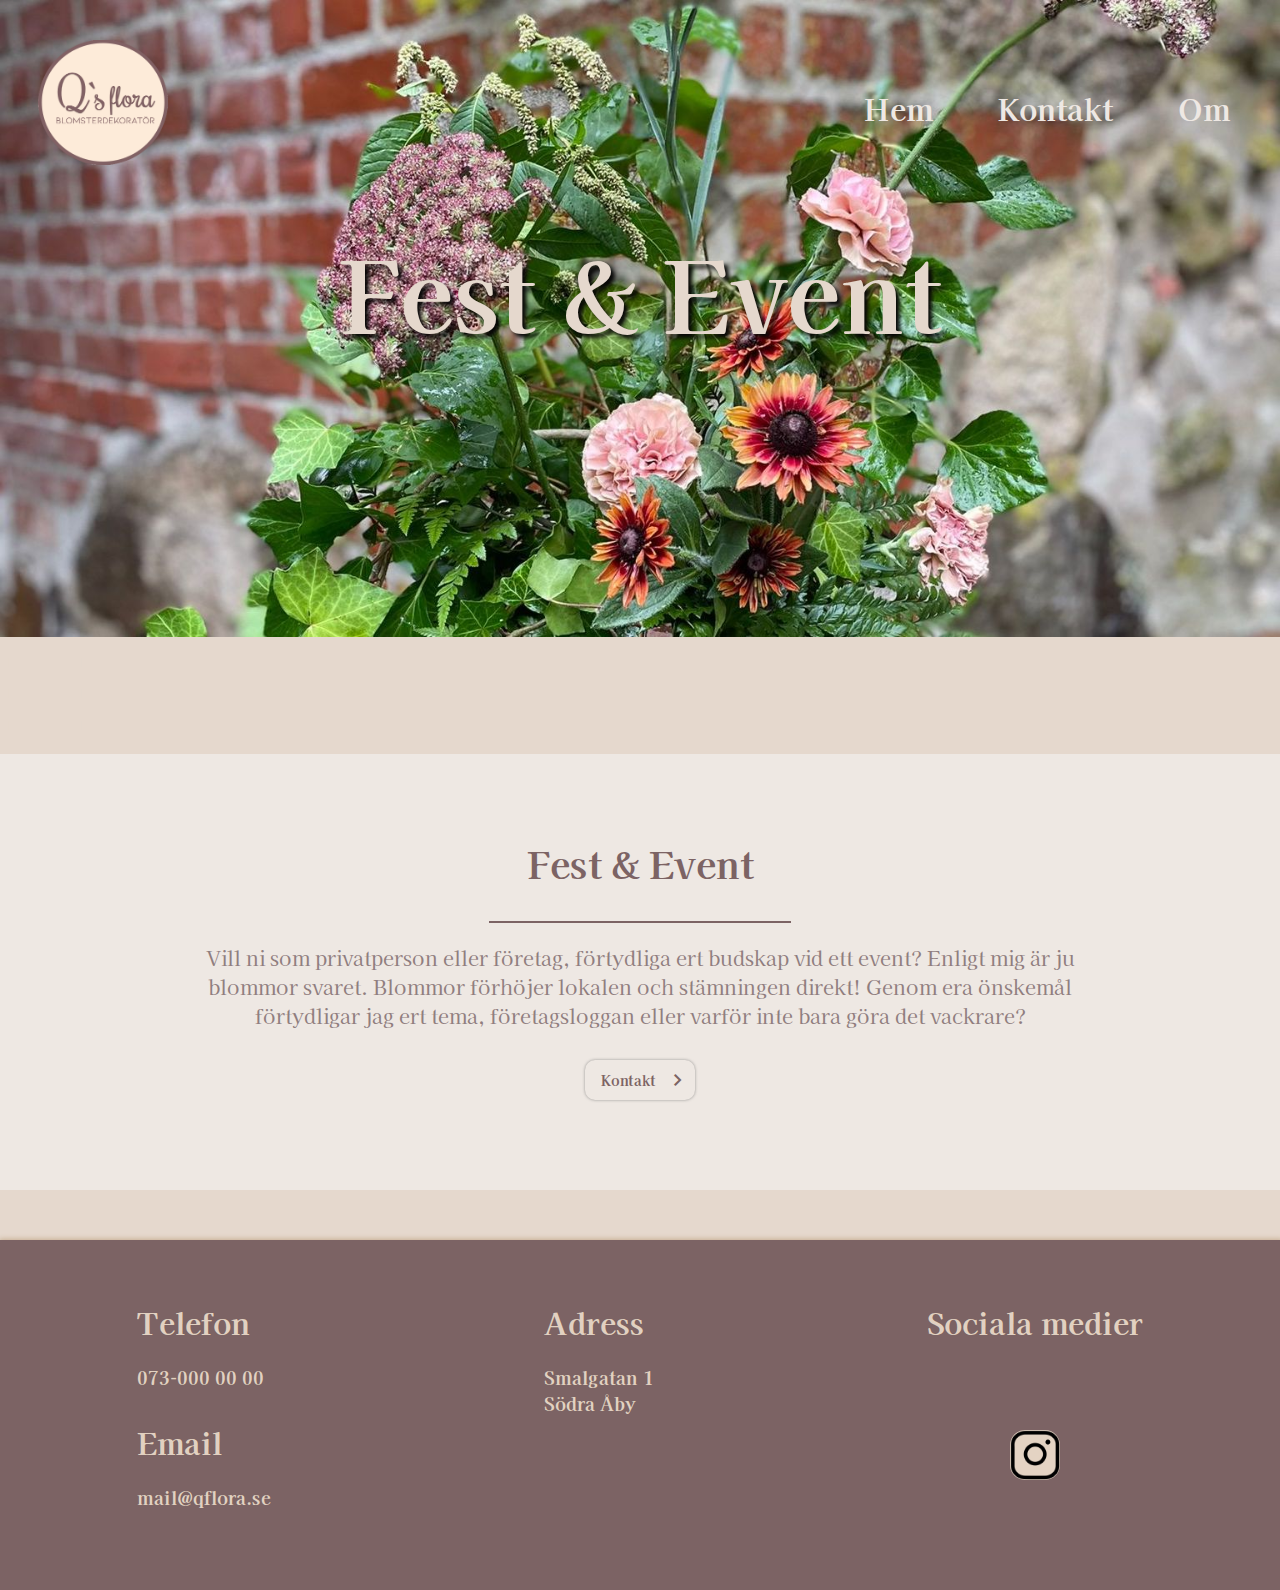
<file: hemsida/fest&event.html>
<!DOCTYPE html>
<html lang="en">
<head>
    <meta charset="UTF-8">
    <meta http-equiv="X-UA-Compatible" content="IE=edge">
    <meta name="viewport" content="width=device-width, initial-scale=1.0">
    <link rel="preconnect" href="https://fonts.googleapis.com"> 
    <link rel="preconnect" href="https://fonts.gstatic.com" crossorigin> 
    <link rel="stylesheet" href="fest&event.css">
    <link rel="preconnect" href="https://fonts.googleapis.com"> 
    <link rel="preconnect" href="https://fonts.gstatic.com" crossorigin> 
    <link href="https://fonts.googleapis.com/css2?family=Courier+Prime&family=Norican&family=Quicksand:wght@300;600;700&family=Rochester&family=Yesteryear&display=swap" rel="stylesheet">
    <link rel="preconnect" href="https://fonts.googleapis.com"> 
    <link rel="preconnect" href="https://fonts.gstatic.com" crossorigin> 
    <link href="https://fonts.googleapis.com/css2?family=Kaisei+Opti&family=Norican&family=Rochester&display=swap" rel="stylesheet">
    <link rel="icon" type="image/png"  href="favicon.png">
  
    <link rel="stylesheet" href="https://fonts.googleapis.com/css2?family=Material+Symbols+Outlined:opsz,wght,FILL,GRAD@48,400,0,0" />
    <link rel="stylesheet" href="https://fonts.googleapis.com/css2?family=Material+Symbols+Outlined:opsz,wght,FILL,GRAD@48,400,0,0" />
    <link rel="stylesheet" href="https://fonts.googleapis.com/css2?family=Material+Symbols+Outlined:opsz,wght,FILL,GRAD@48,400,0,0" />

    <link rel="preconnect" href="https://fonts.googleapis.com"> 
<link rel="preconnect" href="https://fonts.gstatic.com" crossorigin> 
<link rel="preconnect" href="https://fonts.googleapis.com"> 
<link rel="preconnect" href="https://fonts.gstatic.com" crossorigin> 
<link rel="preconnect" href="https://fonts.googleapis.com"> 
<link rel="preconnect" href="https://fonts.gstatic.com" crossorigin> 
<link href="https://fonts.googleapis.com/css2?family=Ibarra+Real+Nova&family=Kaisei+Opti&family=Lora&family=Norican&family=Playfair+Display&family=Rochester&display=swap" rel="stylesheet"></head>
<body>
    <header>
        <img class="background-header" src="assets/8b8a58e5-4941-45bf-acf2-da338e13ec0a.JPG" />
       <a href="index.html"><img class="logga-header" src="assets/LOGO-PNG.png" /></a>
        <div class="header-rubrik"><h1>Fest & Event</h1> </div>
        <div id="myNav" class="overlay">
            <a href="javascript:void(0)" class="closebtn" onclick="closeNav()">&times;</a>
            <div class="overlay-content">
                <a href="index.html">Hem</a>
                <a href="bröllop.html">Bröllop</a>
                <a href="contact.html">Sorg</a>
                <a href="gallery.html">Kurser</a>
                <a href="gallery.html">Företag</a>
                <a href="gallery.html">Kontakt</a>
                <a href="gallery.html">Om</a>
            </div>
          </div>
          <span class="hamburger" onclick="openNav()">&#9776; </span>
          <script>
            function openNav() {
              document.getElementById("myNav").style.width = "100%";
            }
            function closeNav() {
              document.getElementById("myNav").style.width = "0%";
            }
          </script>
         
        <div class="topnav">
            <div class="topnav-pages">
              <span class="page">   <a href="index.html">Hem</a></span>

            <a href="Kontakt.html">Kontakt</a>
            <a href="Om.html">Om</a>
        </div>
        </div>
    </header>
    <div class="boxText">
      <h2>Fest & Event</h2> 
  <div class="boxTextLine"></div>
       <h3>   Vill ni som privatperson eller företag, 
        förtydliga ert budskap vid ett event?
         Enligt mig är ju blommor svaret. 
         Blommor förhöjer lokalen och stämningen direkt! 
         Genom era önskemål förtydligar jag ert tema, 
         företagsloggan eller varför inte bara göra det vackrare? 
        </h3>
        <a href="kontakt.html">
        <div class="contactButton">
          <h1>Kontakt</h1>
        </a>
           <span class="material-symbols-outlined">
chevron_right
</span>
            </span>
        </div>

             <!-- <img class="logga-segill" src="assets/LOGO-PNG.png" /> -->
     </div>
    <footer>
        <div class="info">
            <div class="info-box">
            <h1>Telefon</h1>
            <h2><a href="tel:+46733835995">073-000 00 00</a></h2>
        </div>
        <div class="info-box">
            <h1>Email</h1>
            <h2> <a href="mailto:mail@ateljemadeleine.se">mail@qflora.se</a></h2>
        </div>
        </div>
        <div class="info">
            <h1>Adress</h1>
            <h2><a
                    href="https://www.google.se/maps/place/Slättarps+gård/@55.4136141,13.0797504,17z/data=!3m1!4b1!4m5!3m4!1s0x4653737cfd14b393:0x1d13f8f3589fe88b!8m2!3d55.4136111!4d13.0819444">Smalgatan 1 <br>Södra Åby</a></h2>
        </div>
        <div class="info">
            <h1>Sociala medier</h1>
            <div class="loggor">
                <a href="https://www.instagram.com/qarrosflora/"><img src="instagram_f_icon-icons.com_65485.png" alt=""></a>
        </div>
            </footer>    
</body>
</html>
</file>
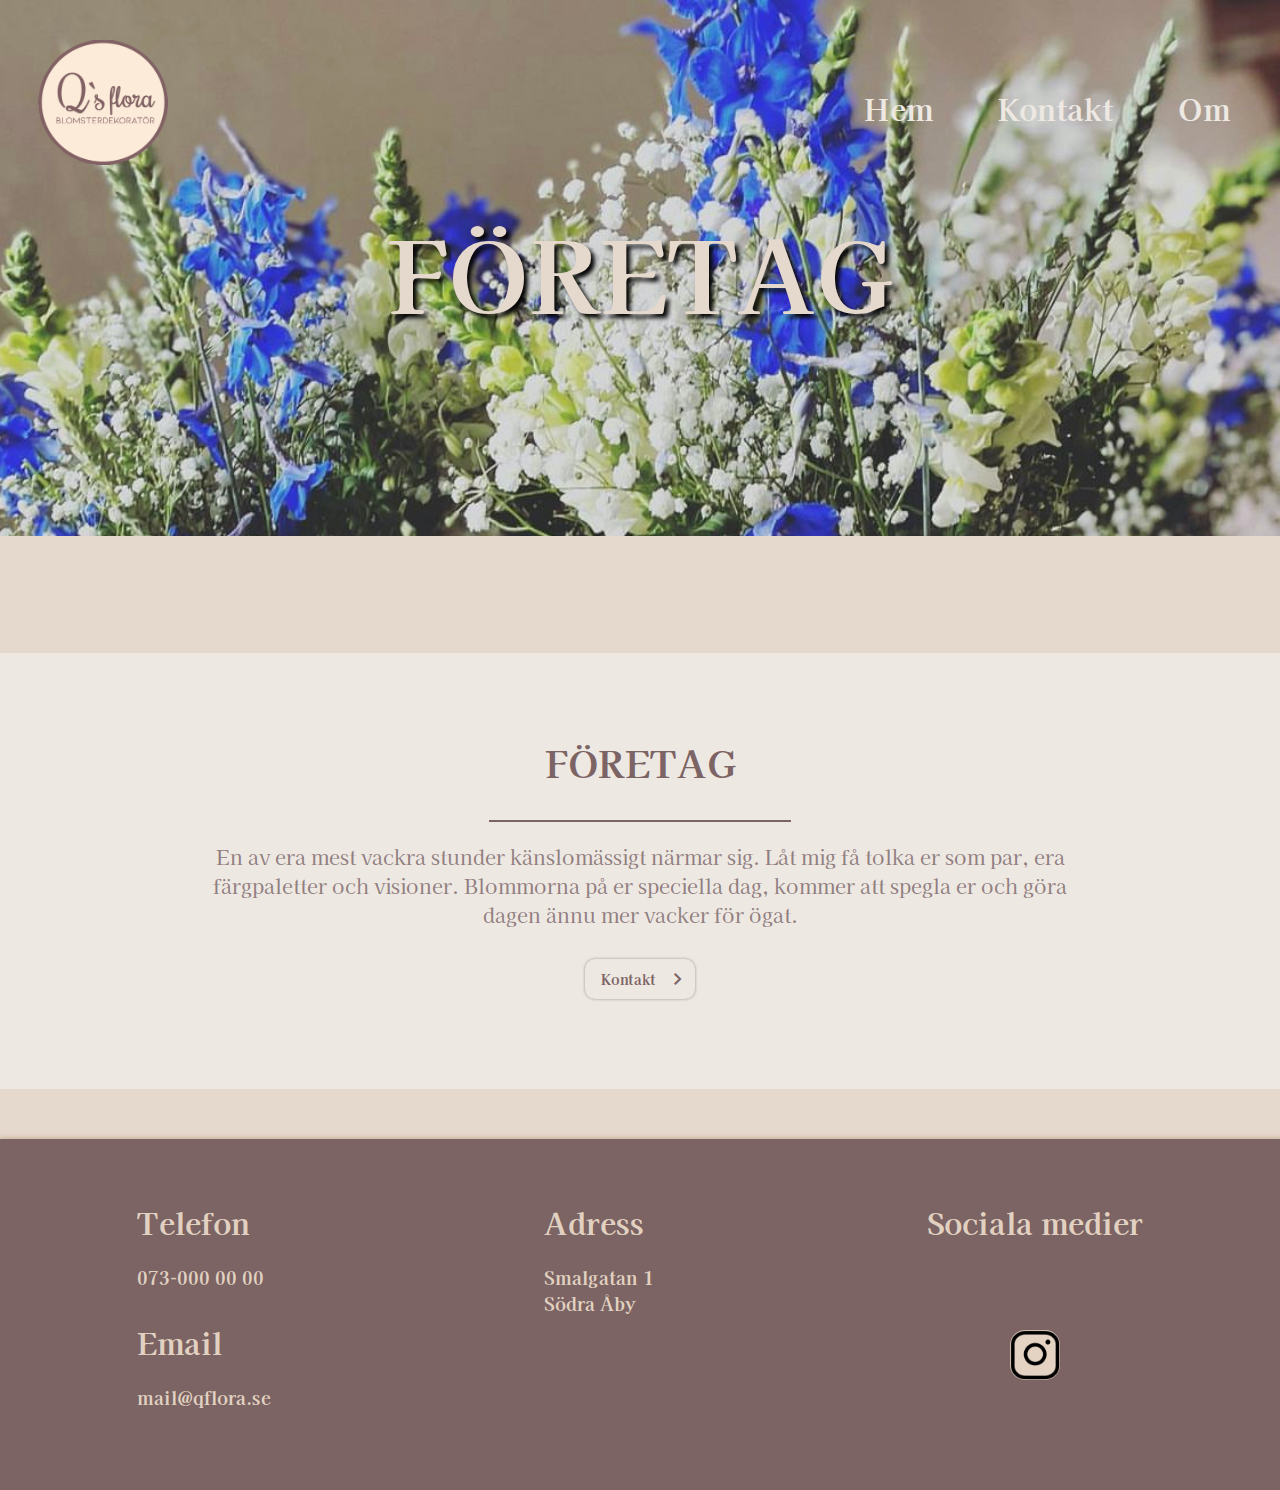
<file: hemsida/företag.html>
<!DOCTYPE html>
<html lang="en">
<head>
    <meta charset="UTF-8">
    <meta http-equiv="X-UA-Compatible" content="IE=edge">
    <meta name="viewport" content="width=device-width, initial-scale=1.0">
    <link rel="preconnect" href="https://fonts.googleapis.com"> 
    <link rel="preconnect" href="https://fonts.gstatic.com" crossorigin> 
    <link rel="stylesheet" href="företag.css">
    <link rel="preconnect" href="https://fonts.googleapis.com"> 
    <link rel="preconnect" href="https://fonts.gstatic.com" crossorigin> 
    <link href="https://fonts.googleapis.com/css2?family=Courier+Prime&family=Norican&family=Quicksand:wght@300;600;700&family=Rochester&family=Yesteryear&display=swap" rel="stylesheet">
    <link rel="preconnect" href="https://fonts.googleapis.com"> 
    <link rel="preconnect" href="https://fonts.gstatic.com" crossorigin> 
    <link href="https://fonts.googleapis.com/css2?family=Kaisei+Opti&family=Norican&family=Rochester&display=swap" rel="stylesheet">
    <link rel="icon" type="image/png"  href="favicon.png">
  
    <link rel="stylesheet" href="https://fonts.googleapis.com/css2?family=Material+Symbols+Outlined:opsz,wght,FILL,GRAD@48,400,0,0" />
    <link rel="stylesheet" href="https://fonts.googleapis.com/css2?family=Material+Symbols+Outlined:opsz,wght,FILL,GRAD@48,400,0,0" />
    <link rel="stylesheet" href="https://fonts.googleapis.com/css2?family=Material+Symbols+Outlined:opsz,wght,FILL,GRAD@48,400,0,0" />

    <link rel="preconnect" href="https://fonts.googleapis.com"> 
<link rel="preconnect" href="https://fonts.gstatic.com" crossorigin> 
<link rel="preconnect" href="https://fonts.googleapis.com"> 
<link rel="preconnect" href="https://fonts.gstatic.com" crossorigin> 
<link rel="preconnect" href="https://fonts.googleapis.com"> 
<link rel="preconnect" href="https://fonts.gstatic.com" crossorigin> 
<link href="https://fonts.googleapis.com/css2?family=Ibarra+Real+Nova&family=Kaisei+Opti&family=Lora&family=Norican&family=Playfair+Display&family=Rochester&display=swap" rel="stylesheet"></head>
<body>
    <header>
        <img class="background-header" src="assets/IMG_0253 (kopia).jpg" />
       <a href="index.html"><img class="logga-header" src="assets/LOGO-PNG.png" /></a>
        <div class="header-rubrik"><h1>FÖRETAG</h1> </div>
        <div id="myNav" class="overlay">
            <a href="javascript:void(0)" class="closebtn" onclick="closeNav()">&times;</a>
            <div class="overlay-content">
                <a href="index.html">Hem</a>
                <a href="bröllop.html">Bröllop</a>
                <a href="contact.html">Sorg</a>
                <a href="gallery.html">Kurser</a>
                <a href="gallery.html">Företag</a>
                <a href="gallery.html">Kontakt</a>
                <a href="gallery.html">Om</a>
            </div>
          </div>
          <span class="hamburger" onclick="openNav()">&#9776; </span>
          <script>
            function openNav() {
              document.getElementById("myNav").style.width = "100%";
            }
            function closeNav() {
              document.getElementById("myNav").style.width = "0%";
            }
          </script>
         
        <div class="topnav">
            <div class="topnav-pages">
              <span class="page">   <a href="index.html">Hem</a></span>

            <a href="Kontakt.html">Kontakt</a>
            <a href="Om.html">Om</a>
        </div>
        </div>
    </header>
    <div class="boxText">
      <h2>FÖRETAG</h2> 
  <div class="boxTextLine"></div>
       <h3>   En av era mest vackra  stunder känslomässigt närmar sig. Låt mig få tolka er som par, era färgpaletter och visioner.
         Blommorna på er speciella dag, kommer att spegla er och göra dagen ännu mer vacker för ögat. 
        </h3>
        <a href="kontakt.html">
        <div class="contactButton">
          <h1>Kontakt</h1>
        </a>
           <span class="material-symbols-outlined">
chevron_right
</span>
            </span>
        </div>

             <!-- <img class="logga-segill" src="assets/LOGO-PNG.png" /> -->
     </div>
    <footer>
        <div class="info">
            <div class="info-box">
            <h1>Telefon</h1>
            <h2><a href="tel:+46733835995">073-000 00 00</a></h2>
        </div>
        <div class="info-box">
            <h1>Email</h1>
            <h2> <a href="mailto:mail@ateljemadeleine.se">mail@qflora.se</a></h2>
        </div>
        </div>
        <div class="info">
            <h1>Adress</h1>
            <h2><a
                    href="https://www.google.se/maps/place/Slättarps+gård/@55.4136141,13.0797504,17z/data=!3m1!4b1!4m5!3m4!1s0x4653737cfd14b393:0x1d13f8f3589fe88b!8m2!3d55.4136111!4d13.0819444">Smalgatan 1 <br>Södra Åby</a></h2>
        </div>
        <div class="info">
            <h1>Sociala medier</h1>
            <div class="loggor">
                <a href="https://www.instagram.com/qarrosflora/"><img src="instagram_f_icon-icons.com_65485.png" alt=""></a>
        </div>
            </footer>    
</body>
</html>
</file>
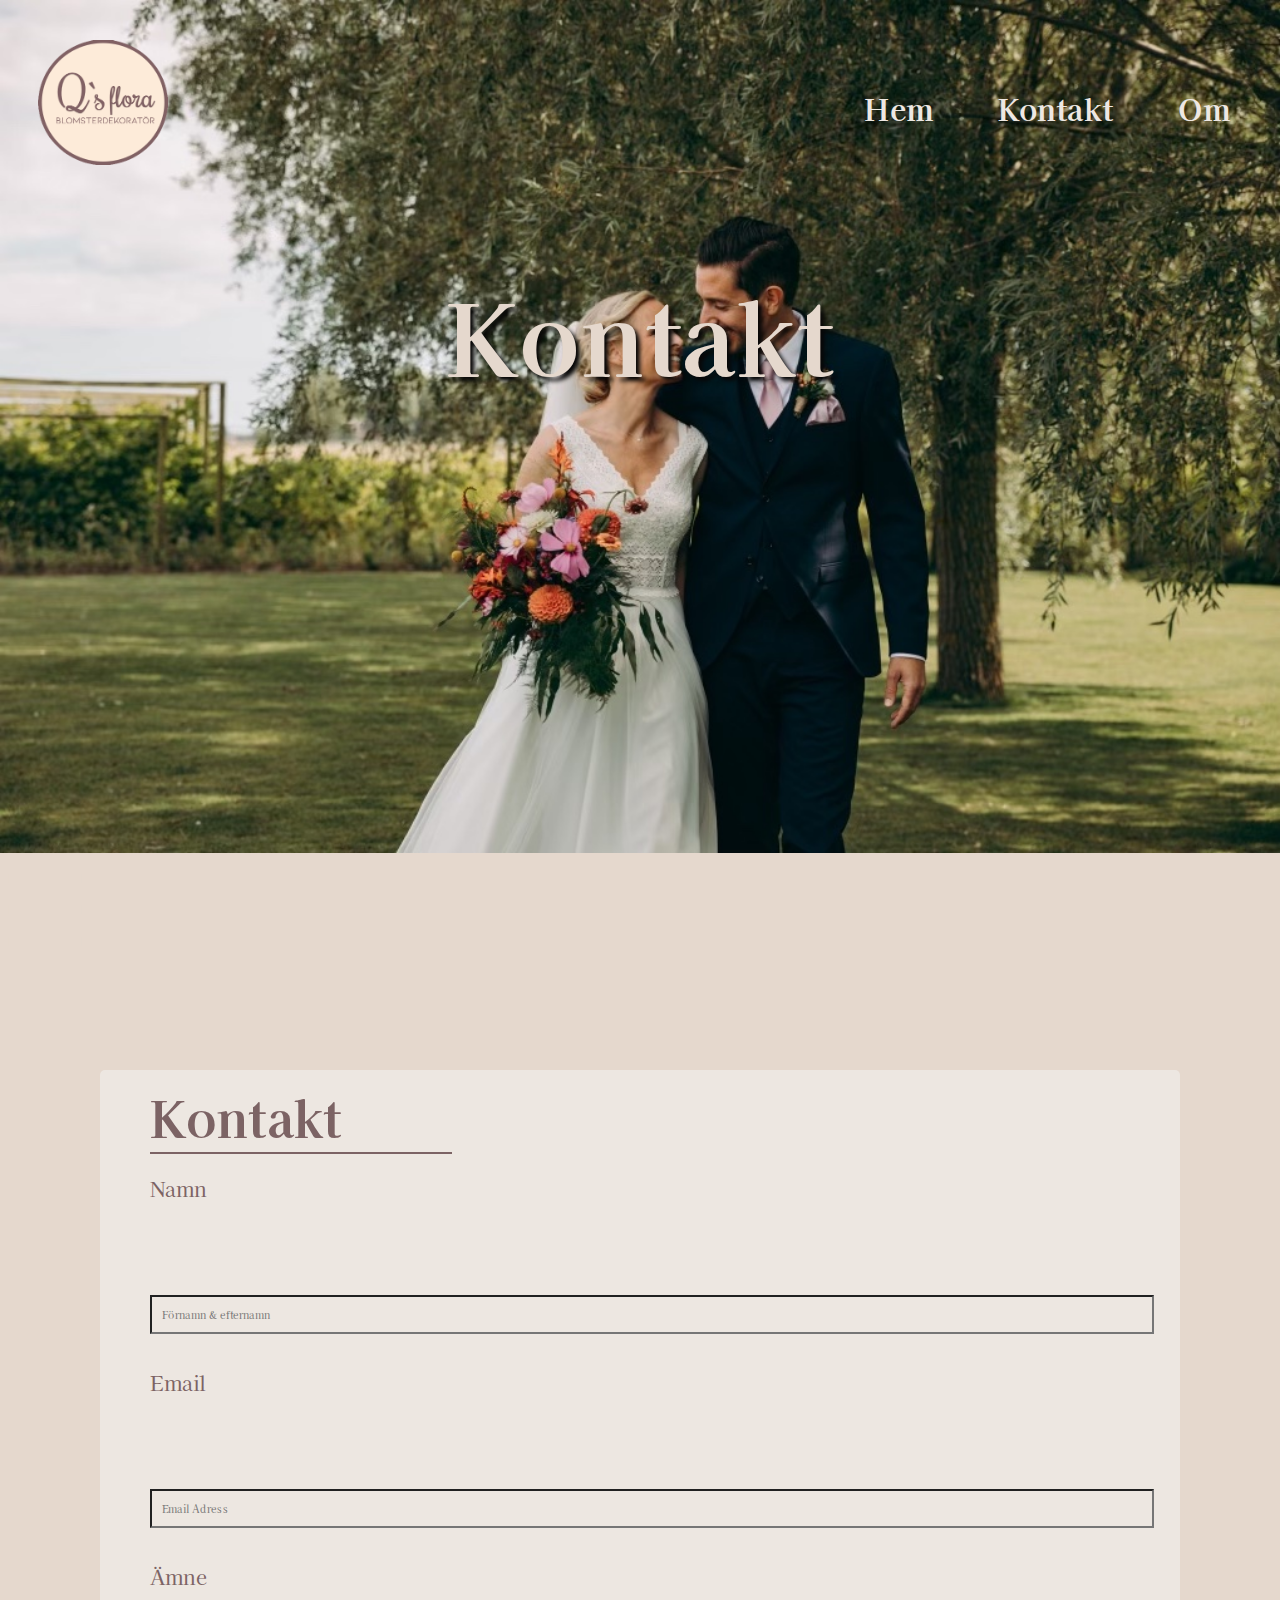
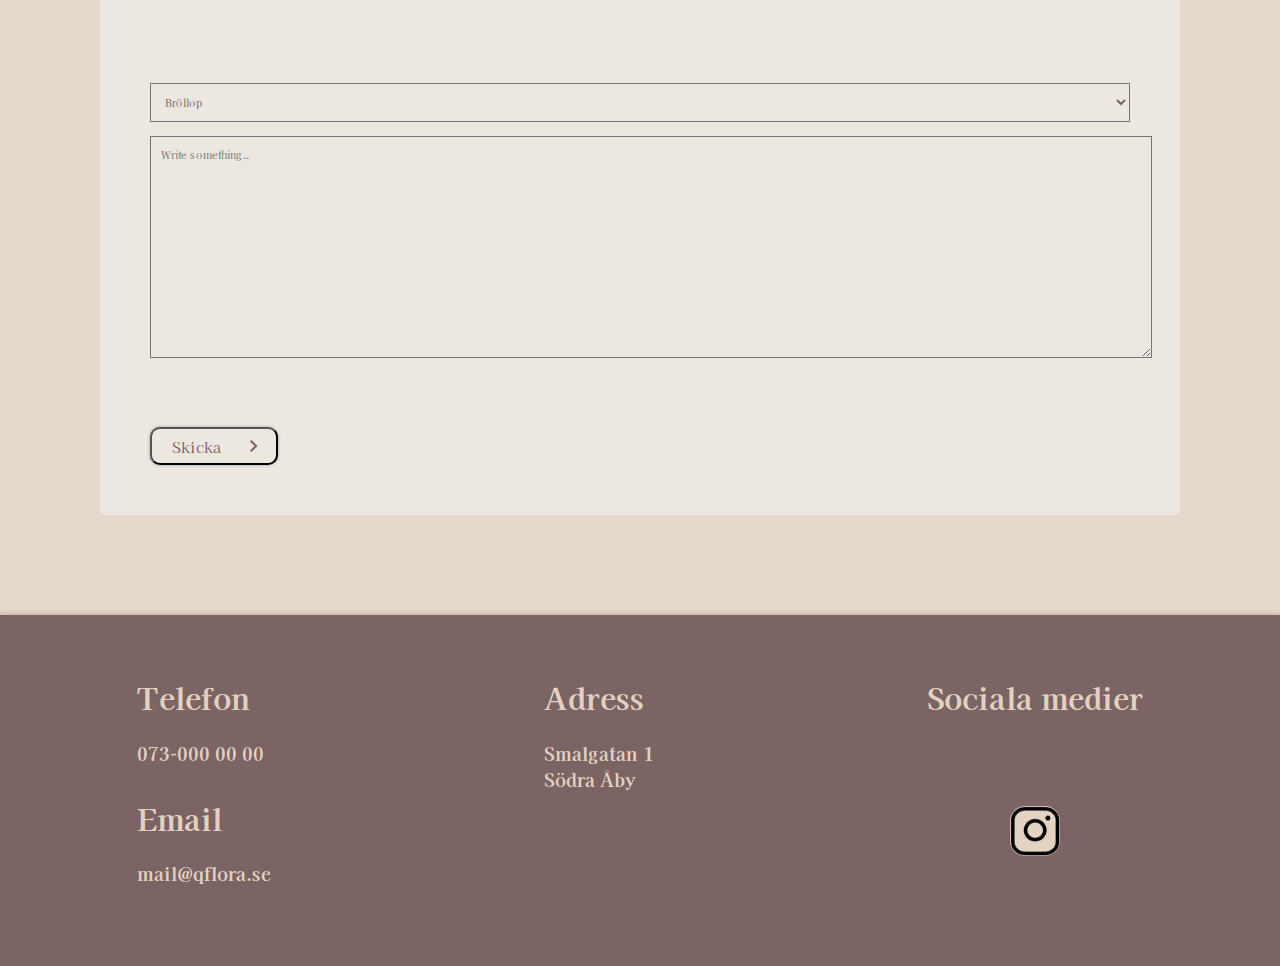
<file: hemsida/kontakt.html>
<!DOCTYPE html>
<html lang="en">
<head>
    <meta charset="UTF-8">
    <meta http-equiv="X-UA-Compatible" content="IE=edge">
    <meta name="viewport" content="width=device-width, initial-scale=1.0">
    <link rel="preconnect" href="https://fonts.googleapis.com"> 
    <link rel="preconnect" href="https://fonts.gstatic.com" crossorigin> 
    <link rel="stylesheet" href="kontakt.css">

    <link rel="preconnect" href="https://fonts.googleapis.com"> 
    <link rel="preconnect" href="https://fonts.gstatic.com" crossorigin> 
    <link href="https://fonts.googleapis.com/css2?family=Courier+Prime&family=Norican&family=Quicksand:wght@300;600;700&family=Rochester&family=Yesteryear&display=swap" rel="stylesheet">
    <link rel="preconnect" href="https://fonts.googleapis.com"> 
    <link rel="preconnect" href="https://fonts.gstatic.com" crossorigin> 
    <link href="https://fonts.googleapis.com/css2?family=Kaisei+Opti&family=Norican&family=Rochester&display=swap" rel="stylesheet">
    <link rel="icon" type="image/png"  href="favicon.png">
    <link rel="stylesheet" href="https://fonts.googleapis.com/css2?family=Material+Symbols+Outlined:opsz,wght,FILL,GRAD@48,400,0,0" />
    <link rel="stylesheet" href="https://fonts.googleapis.com/css2?family=Material+Symbols+Outlined:opsz,wght,FILL,GRAD@48,400,0,0" />
    <link rel="stylesheet" href="https://fonts.googleapis.com/css2?family=Material+Symbols+Outlined:opsz,wght,FILL,GRAD@48,400,0,0" />

<link rel="preconnect" href="https://fonts.googleapis.com"> 
<link rel="preconnect" href="https://fonts.gstatic.com" crossorigin> 
<link rel="preconnect" href="https://fonts.googleapis.com"> 
<link rel="preconnect" href="https://fonts.gstatic.com" crossorigin> 
<link rel="preconnect" href="https://fonts.googleapis.com"> 
<link rel="preconnect" href="https://fonts.gstatic.com" crossorigin> 
<link href="https://fonts.googleapis.com/css2?family=Ibarra+Real+Nova&family=Kaisei+Opti&family=Lora&family=Norican&family=Playfair+Display&family=Rochester&display=swap" rel="stylesheet"></head>
<body>
    <header>
        <img class="background-header" src="assets/bild5.jpeg" />
        <a href="index.html"><img class="logga-header" src="assets/LOGO-PNG.png" /></a>
        <div class="header-rubrik"><h1>Kontakt</h1> </div>
        <div id="myNav" class="overlay">
            <a href="javascript:void(0)" class="closebtn" onclick="closeNav()">&times;</a>
            <div class="overlay-content">
                <a href="index.html">Hem</a>
                <a href="bröllop.html">Bröllop</a>
                <a href="contact.html">Sorg</a>
                <a href="gallery.html">Kurser</a>
                <a href="gallery.html">Företag</a>
                <a href="gallery.html">Kontakt</a>
                <a href="gallery.html">Om</a>
            </div>
          </div>
          <span class="hamburger" onclick="openNav()">&#9776; </span>
          <script>
            function openNav() {
              document.getElementById("myNav").style.width = "100%";
            }
            function closeNav() {
              document.getElementById("myNav").style.width = "0%";
            }
          </script>
         
        <div class="topnav">
            <div class="topnav-pages">
              <span class="page">   <a href="index.html">Hem</a></span>

            <a href="Kontakt.html">Kontakt</a>
            <a href="Om.html">Om</a>
        </div>
        </div>
    </header>
    <div class="kontakt-box">
<h2>Kontakt</h2>
<div class="boxTextLine"></div>
    <form action="https://formsubmit.co/nathalie-nordstrom@hotmail.com" method="POST">
        <div class="rubrik">Namn</div>
        <input type="text" name="name" placeholder="Förnamn & efternamn"required>
        <div class="rubrik">Email</div>
        <input type="text" name="email" placeholder="Email Adress" required>

       
        <div class="rubrik">Ämne</div>
        <select id="ämne" name="ämne">
            <option value="Bröllop">Bröllop</option>
            <option value="Sorg">Sorg</option>
            <option value="Företag">Företag</option>
            <option value="Kurser">Kurser</option>
            <option value="Övrigt">Övrigt</option>
          </select>

          <textarea id="subject" name="subject" placeholder="Write something.." style="height:200px"></textarea>
        <button class="contactButton" type="submit">Skicka<span class="material-symbols-outlined">
            chevron_right
            </span></button>
               
    </form>
</div>


    <footer>
        <div class="info">
            <div class="info-box">
            <h1>Telefon</h1>
            <h2><a href="tel:+46733835995">073-000 00 00</a></h2>
        </div>
        <div class="info-box">
            <h1>Email</h1>
            <h2> <a href="mailto:mail@ateljemadeleine.se">mail@qflora.se</a></h2>
        </div>
        </div>
        <div class="info">
            <h1>Adress</h1>
            <h2><a
                    href="https://www.google.se/maps/place/Slättarps+gård/@55.4136141,13.0797504,17z/data=!3m1!4b1!4m5!3m4!1s0x4653737cfd14b393:0x1d13f8f3589fe88b!8m2!3d55.4136111!4d13.0819444">Smalgatan 1 <br>Södra Åby</a></h2>
        </div>
        <div class="info">
            <h1>Sociala medier</h1>
            <div class="loggor">
                <a href="https://www.instagram.com/qarrosflora/"><img src="instagram_f_icon-icons.com_65485.png" alt=""></a>
        </div>
            </footer>    
</body>
</html>
</file>
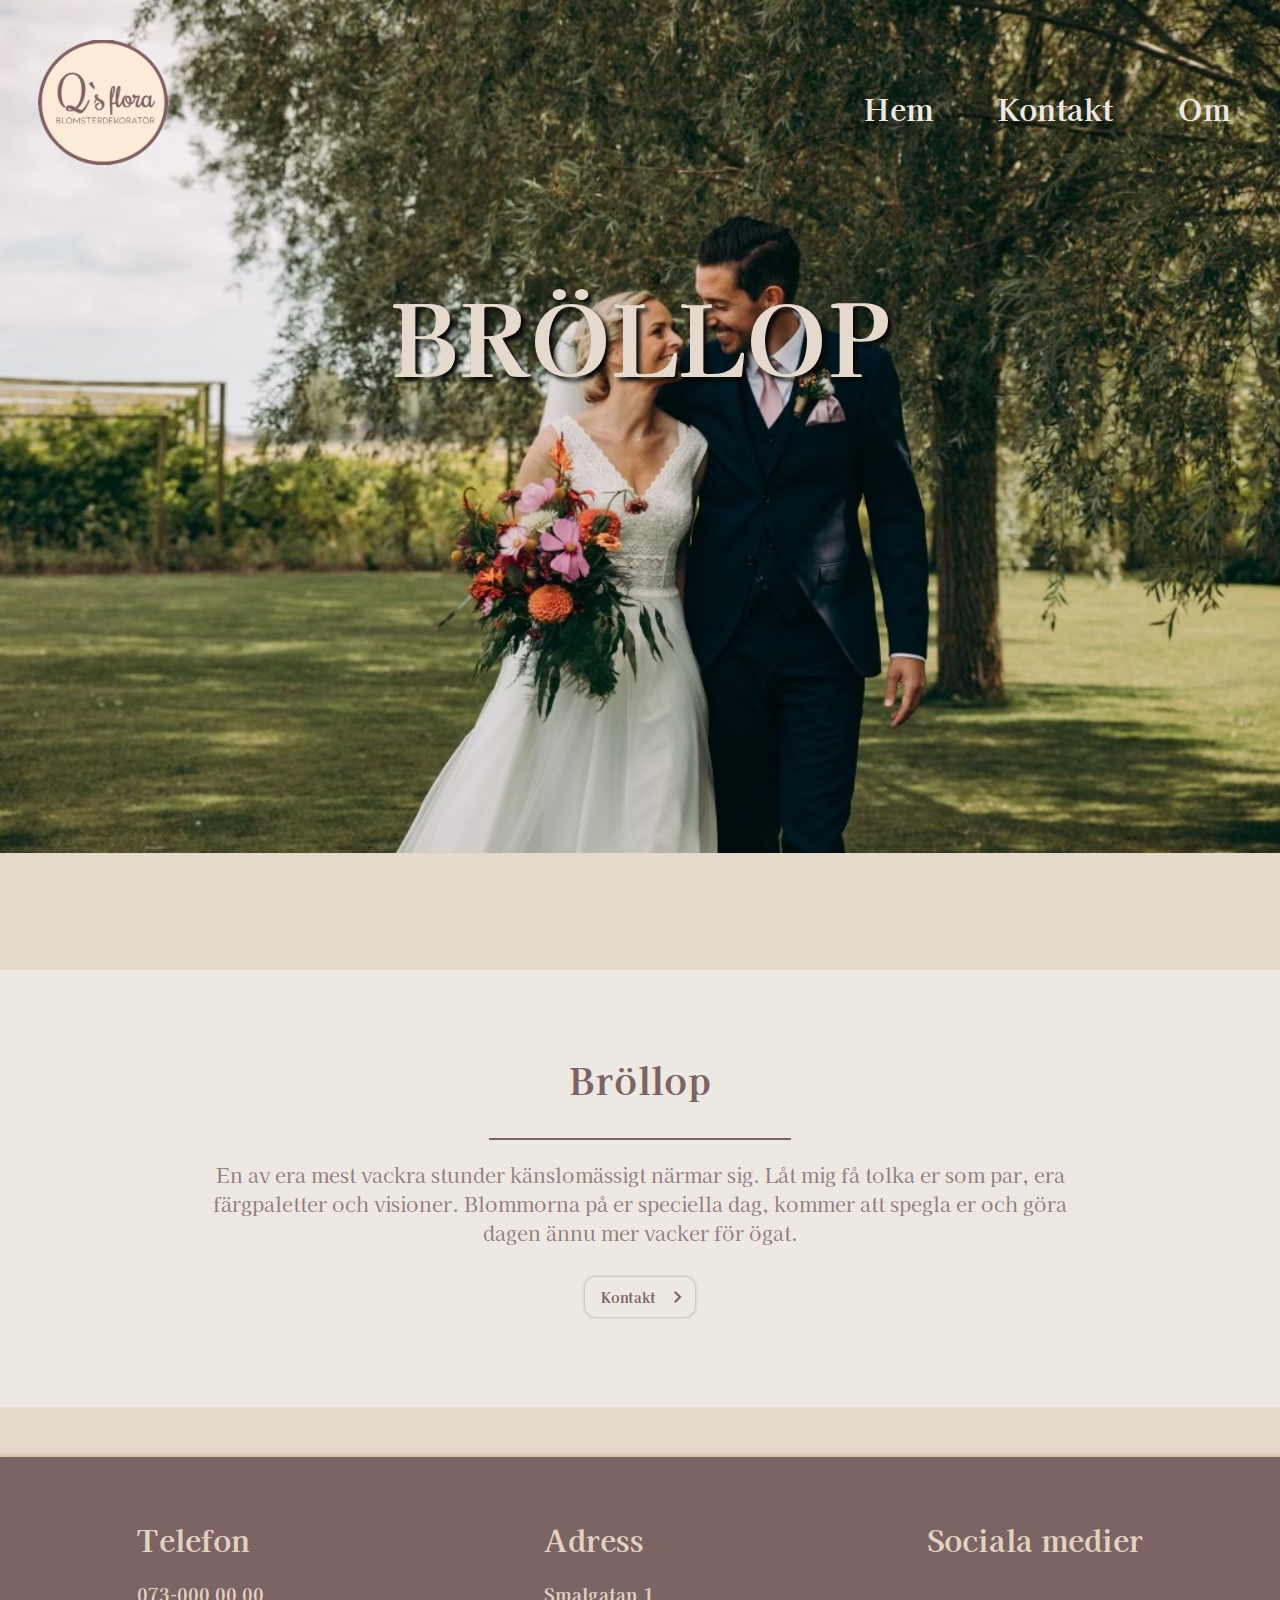
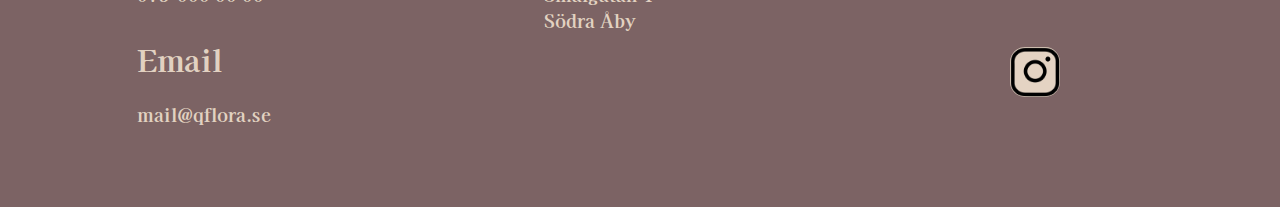
<file: hemsida/kurs.html>
<!DOCTYPE html>
<html lang="en">
<head>
    <meta charset="UTF-8">
    <meta http-equiv="X-UA-Compatible" content="IE=edge">
    <meta name="viewport" content="width=device-width, initial-scale=1.0">
    <link rel="preconnect" href="https://fonts.googleapis.com"> 
    <link rel="preconnect" href="https://fonts.gstatic.com" crossorigin> 
    <link rel="stylesheet" href="bröllop.css">
    <link rel="preconnect" href="https://fonts.googleapis.com"> 
    <link rel="preconnect" href="https://fonts.gstatic.com" crossorigin> 
    <link href="https://fonts.googleapis.com/css2?family=Courier+Prime&family=Norican&family=Quicksand:wght@300;600;700&family=Rochester&family=Yesteryear&display=swap" rel="stylesheet">
    <link rel="preconnect" href="https://fonts.googleapis.com"> 
    <link rel="preconnect" href="https://fonts.gstatic.com" crossorigin> 
    <link href="https://fonts.googleapis.com/css2?family=Kaisei+Opti&family=Norican&family=Rochester&display=swap" rel="stylesheet">
    <link rel="icon" type="image/png"  href="favicon.png">
  
    <link rel="stylesheet" href="https://fonts.googleapis.com/css2?family=Material+Symbols+Outlined:opsz,wght,FILL,GRAD@48,400,0,0" />
    <link rel="stylesheet" href="https://fonts.googleapis.com/css2?family=Material+Symbols+Outlined:opsz,wght,FILL,GRAD@48,400,0,0" />
    <link rel="stylesheet" href="https://fonts.googleapis.com/css2?family=Material+Symbols+Outlined:opsz,wght,FILL,GRAD@48,400,0,0" />

    <link rel="preconnect" href="https://fonts.googleapis.com"> 
<link rel="preconnect" href="https://fonts.gstatic.com" crossorigin> 
<link rel="preconnect" href="https://fonts.googleapis.com"> 
<link rel="preconnect" href="https://fonts.gstatic.com" crossorigin> 
<link rel="preconnect" href="https://fonts.googleapis.com"> 
<link rel="preconnect" href="https://fonts.gstatic.com" crossorigin> 
<link href="https://fonts.googleapis.com/css2?family=Ibarra+Real+Nova&family=Kaisei+Opti&family=Lora&family=Norican&family=Playfair+Display&family=Rochester&display=swap" rel="stylesheet"></head>
<body>
    <header>
        <img class="background-header" src="assets/bild5.jpeg" />
       <a href="index.html"><img class="logga-header" src="assets/LOGO-PNG.png" /></a>
        <div class="header-rubrik"><h1>BRÖLLOP</h1> </div>
        <div id="myNav" class="overlay">
            <a href="javascript:void(0)" class="closebtn" onclick="closeNav()">&times;</a>
            <div class="overlay-content">
                <a href="index.html">Hem</a>
                <a href="bröllop.html">Bröllop</a>
                <a href="contact.html">Sorg</a>
                <a href="gallery.html">Kurser</a>
                <a href="gallery.html">Företag</a>
                <a href="gallery.html">Kontakt</a>
                <a href="gallery.html">Om</a>
            </div>
          </div>
          <span class="hamburger" onclick="openNav()">&#9776; </span>
          <script>
            function openNav() {
              document.getElementById("myNav").style.width = "100%";
            }
            function closeNav() {
              document.getElementById("myNav").style.width = "0%";
            }
          </script>
         
        <div class="topnav">
            <div class="topnav-pages">
              <span class="page">   <a href="index.html">Hem</a></span>

            <a href="Kontakt.html">Kontakt</a>
            <a href="Om.html">Om</a>
        </div>
        </div>
    </header>
    <div class="boxText">
      <h2>Bröllop</h2> 
  <div class="boxTextLine"></div>
       <h3>   En av era mest vackra  stunder känslomässigt närmar sig. Låt mig få tolka er som par, era färgpaletter och visioner.
         Blommorna på er speciella dag, kommer att spegla er och göra dagen ännu mer vacker för ögat. 
        </h3>
        <a href="kontakt.html">
        <div class="contactButton">
          <h1>Kontakt</h1>
        </a>
           <span class="material-symbols-outlined">
chevron_right
</span>
            </span>
        </div>

             <!-- <img class="logga-segill" src="assets/LOGO-PNG.png" /> -->
     </div>
    <footer>
        <div class="info">
            <div class="info-box">
            <h1>Telefon</h1>
            <h2><a href="tel:+46733835995">073-000 00 00</a></h2>
        </div>
        <div class="info-box">
            <h1>Email</h1>
            <h2> <a href="mailto:mail@ateljemadeleine.se">mail@qflora.se</a></h2>
        </div>
        </div>
        <div class="info">
            <h1>Adress</h1>
            <h2><a
                    href="https://www.google.se/maps/place/Slättarps+gård/@55.4136141,13.0797504,17z/data=!3m1!4b1!4m5!3m4!1s0x4653737cfd14b393:0x1d13f8f3589fe88b!8m2!3d55.4136111!4d13.0819444">Smalgatan 1 <br>Södra Åby</a></h2>
        </div>
        <div class="info">
            <h1>Sociala medier</h1>
            <div class="loggor">
                <a href="https://www.instagram.com/qarrosflora/"><img src="instagram_f_icon-icons.com_65485.png" alt=""></a>
        </div>
            </footer>    
</body>
</html>
</file>
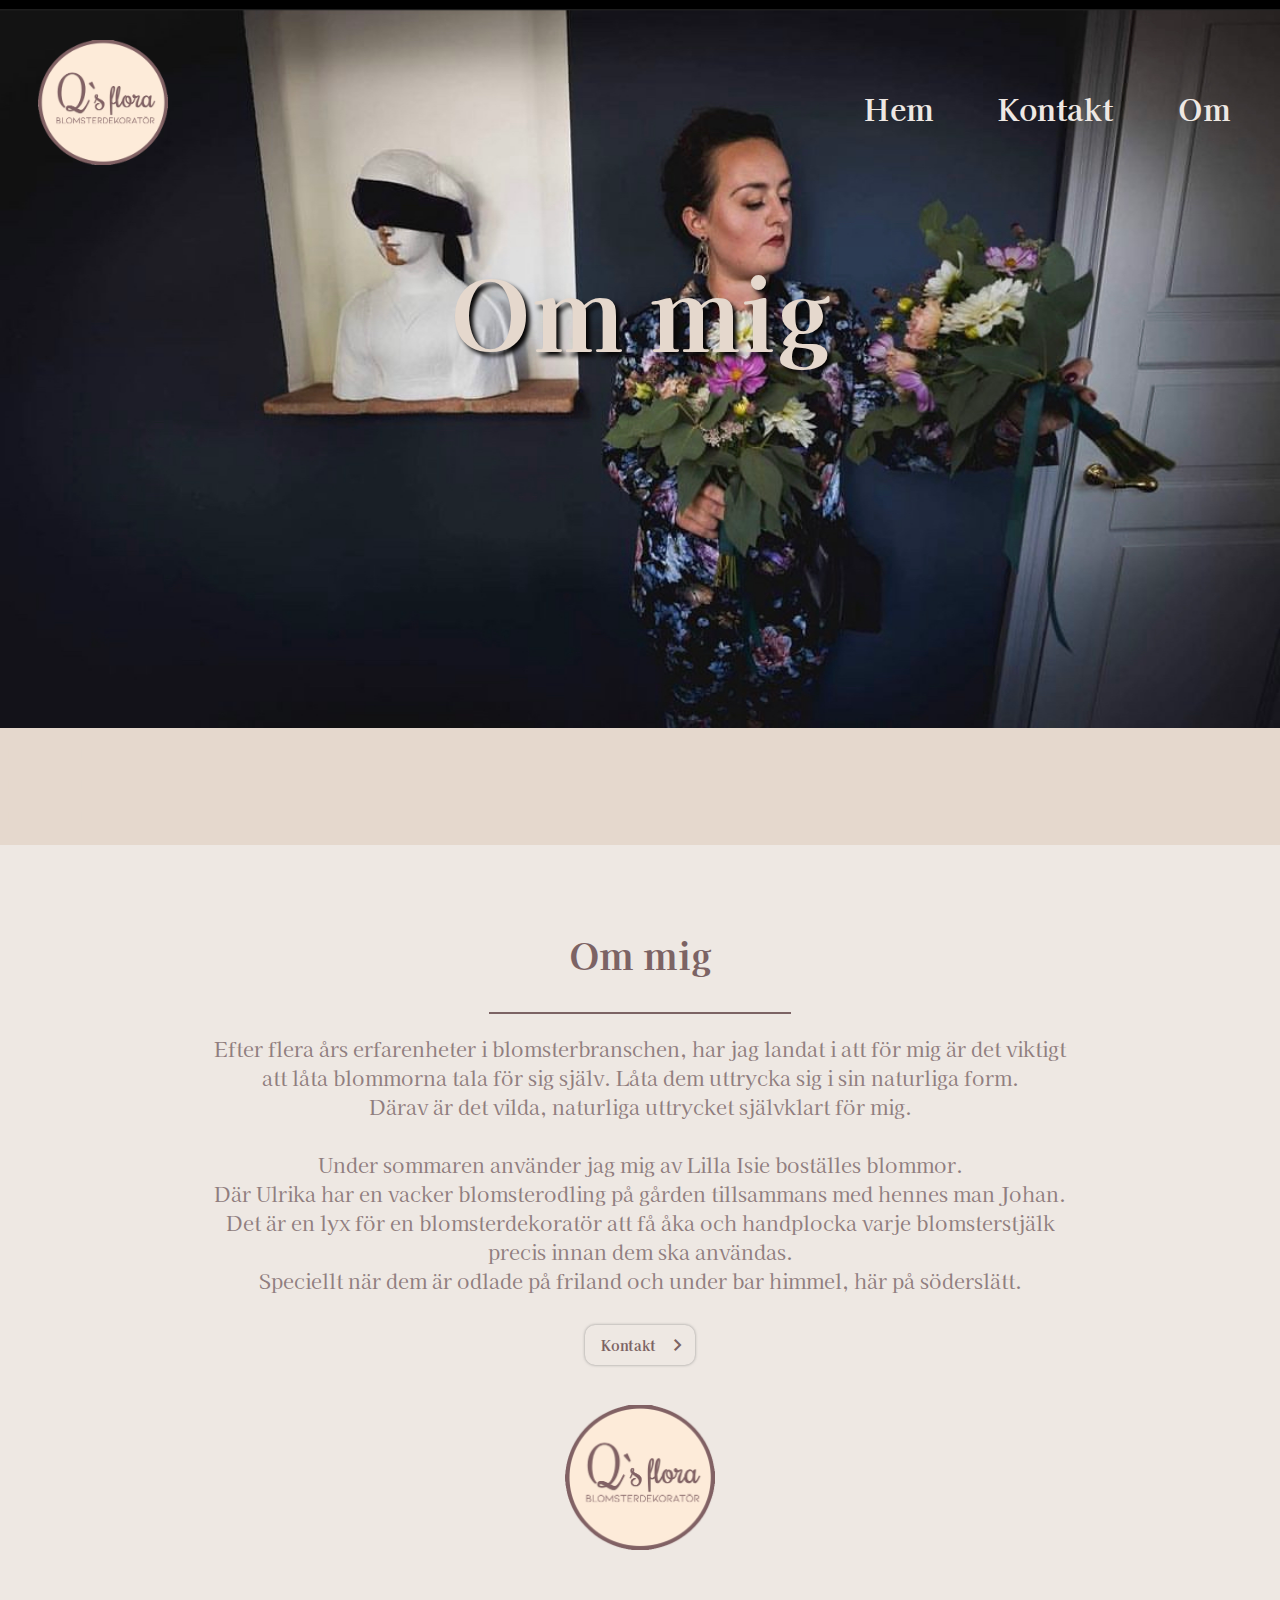
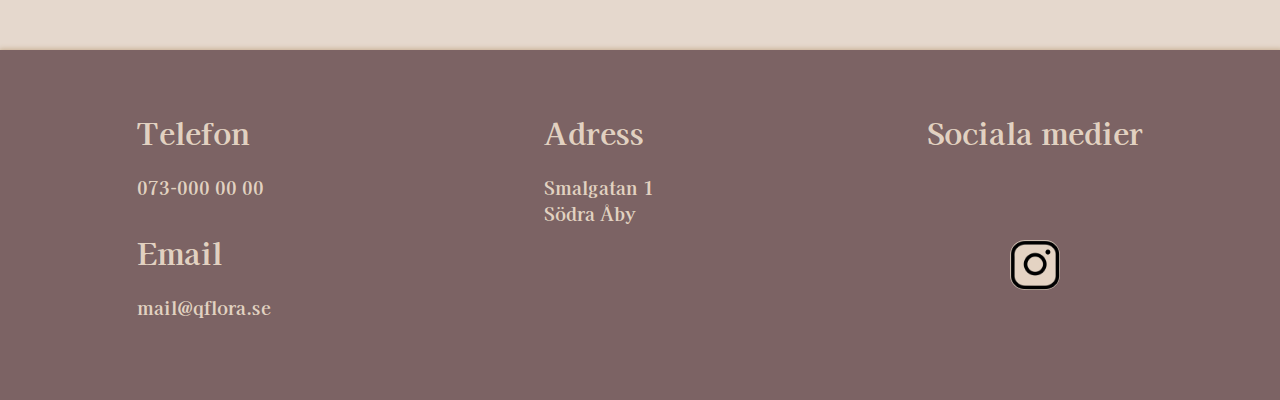
<file: hemsida/om.html>
<!DOCTYPE html>
<html lang="en">
<head>
    <meta charset="UTF-8">
    <meta http-equiv="X-UA-Compatible" content="IE=edge">
    <meta name="viewport" content="width=device-width, initial-scale=1.0">
    <link rel="preconnect" href="https://fonts.googleapis.com"> 
    <link rel="preconnect" href="https://fonts.gstatic.com" crossorigin> 
    <link rel="stylesheet" href="om.css">
    <link rel="preconnect" href="https://fonts.googleapis.com"> 
    <link rel="preconnect" href="https://fonts.gstatic.com" crossorigin> 
    <link href="https://fonts.googleapis.com/css2?family=Courier+Prime&family=Norican&family=Quicksand:wght@300;600;700&family=Rochester&family=Yesteryear&display=swap" rel="stylesheet">
    <link rel="preconnect" href="https://fonts.googleapis.com"> 
    <link rel="preconnect" href="https://fonts.gstatic.com" crossorigin> 
    <link href="https://fonts.googleapis.com/css2?family=Kaisei+Opti&family=Norican&family=Rochester&display=swap" rel="stylesheet">
    <link rel="icon" type="image/png"  href="favicon.png">
  
    <link rel="stylesheet" href="https://fonts.googleapis.com/css2?family=Material+Symbols+Outlined:opsz,wght,FILL,GRAD@48,400,0,0" />
    <link rel="stylesheet" href="https://fonts.googleapis.com/css2?family=Material+Symbols+Outlined:opsz,wght,FILL,GRAD@48,400,0,0" />
    <link rel="stylesheet" href="https://fonts.googleapis.com/css2?family=Material+Symbols+Outlined:opsz,wght,FILL,GRAD@48,400,0,0" />

    <link rel="preconnect" href="https://fonts.googleapis.com"> 
<link rel="preconnect" href="https://fonts.gstatic.com" crossorigin> 
<link rel="preconnect" href="https://fonts.googleapis.com"> 
<link rel="preconnect" href="https://fonts.gstatic.com" crossorigin> 
<link rel="preconnect" href="https://fonts.googleapis.com"> 
<link rel="preconnect" href="https://fonts.gstatic.com" crossorigin> 
<link href="https://fonts.googleapis.com/css2?family=Ibarra+Real+Nova&family=Kaisei+Opti&family=Lora&family=Norican&family=Playfair+Display&family=Rochester&display=swap" rel="stylesheet"></head>
<body>
    <header>
        <img class="background-header" src="assets/IMG_0256.jpg" />
       <a href="index.html"><img class="logga-header" src="assets/LOGO-PNG.png" /></a>
        <div class="header-rubrik"><h1>Om mig</h1> </div>
        <div id="myNav" class="overlay">
            <a href="javascript:void(0)" class="closebtn" onclick="closeNav()">&times;</a>
            <div class="overlay-content">
                <a href="index.html">Hem</a>
                <a href="bröllop.html">Bröllop</a>
                <a href="contact.html">Sorg</a>
                <a href="gallery.html">Kurser</a>
                <a href="gallery.html">Företag</a>
                <a href="gallery.html">Kontakt</a>
                <a href="gallery.html">Om</a>
            </div>
          </div>
          <span class="hamburger" onclick="openNav()">&#9776; </span>
          <script>
            function openNav() {
              document.getElementById("myNav").style.width = "100%";
            }
            function closeNav() {
              document.getElementById("myNav").style.width = "0%";
            }
          </script>
         
        <div class="topnav">
            <div class="topnav-pages">
              <span class="page">   <a href="index.html">Hem</a></span>

            <a href="Kontakt.html">Kontakt</a>
            <a href="Om.html">Om</a>
        </div>
        </div>
    </header>
    <div class="boxText">
      <h2>Om mig</h2> 
  <div class="boxTextLine"></div>
       <h3>   Efter flera års erfarenheter i blomsterbranschen,
        har jag landat i att för mig är det viktigt att låta 
        blommorna tala för sig själv. Låta dem uttrycka sig 
        i sin naturliga form.  <br>Därav är det vilda, naturliga 
        uttrycket självklart för mig. 
        <br>
        <br>
        Under sommaren använder 
        jag mig av Lilla Isie boställes blommor. 
        <br> Där Ulrika har en vacker blomsterodling på gården tillsammans 
        med hennes man Johan.  <br>Det är en lyx för en blomsterdekoratör 
        att få åka och handplocka varje blomsterstjälk precis
         innan dem ska användas.  <br>Speciellt när dem är odlade på 
         friland och under bar himmel, här på söderslätt. 
        </h3>
        <a href="kontakt.html">
        <div class="contactButton">
          <h1>Kontakt</h1>
        </a>
           <span class="material-symbols-outlined">
chevron_right
</span>
            </span>
        </div>

             <img class="logga-segill" src="assets/LOGO-PNG.png" />
     </div>
    <footer>
        <div class="info">
            <div class="info-box">
            <h1>Telefon</h1>
            <h2><a href="tel:+46733835995">073-000 00 00</a></h2>
        </div>
        <div class="info-box">
            <h1>Email</h1>
            <h2> <a href="mailto:mail@ateljemadeleine.se">mail@qflora.se</a></h2>
        </div>
        </div>
        <div class="info">
            <h1>Adress</h1>
            <h2><a
                    href="https://www.google.se/maps/place/Slättarps+gård/@55.4136141,13.0797504,17z/data=!3m1!4b1!4m5!3m4!1s0x4653737cfd14b393:0x1d13f8f3589fe88b!8m2!3d55.4136111!4d13.0819444">Smalgatan 1 <br>Södra Åby</a></h2>
        </div>
        <div class="info">
            <h1>Sociala medier</h1>
            <div class="loggor">
                <a href="https://www.instagram.com/qarrosflora/"><img src="instagram_f_icon-icons.com_65485.png" alt=""></a>
        </div>
            </footer>    
</body>
</html>
</file>
<file: style.css>
body {
    margin: 0;
    font-size: 100px;
    background-color: #E5D8CD;
}

header {
    position: relative;
    top: 0;
    left: 0;
    display: flex;
    flex-direction: column;
    font-family: 'Kaisei Opti', serif;

}

.background-header {
    height: 800px
}

.logga-header {
    position: absolute;
    top: 200px;
    left:35%;
    width: 400px;
}


.header-rubrik {
    /* font-family: 'Kaisei Opti', serif;
    position: absolute;
    top: 10%;
    text-align: center;
    font-size: 50px;
    color:white;
    width: 100%;
    text-shadow: 4px 4px 4px rgb(8, 7, 7); */
display: none;
    /* background-color:#faebd7d3; */
}

.contactButtonHeader:active  {
    border: inset ;

  }

  .contactButtonHeader {
    text-shadow: 1px 1px 1px rgb(8, 7, 7);

    font-family: 'Kaisei Opti', serif;
    /* border: #7C6364 solid 1px; */
    font-size: 15px;
    margin-top: 10px;
    margin-bottom: 40px;
    text-decoration: none;
    width: 100px;
    display: flex;
    flex-direction: row;
    align-items: center;
    padding: 0px 70px 7px 30px;
    -webkit-box-shadow: 0px 0px 3px 0px rgba(0,0,0,0.75);
    -moz-box-shadow: 0px 0px 3px 0px rgba(0,0,0,0.75);
    box-shadow: 0px 0px 3px 0px rgba(119, 119, 119, 0.75);
    border-radius: 10px;
    cursor: pointer;
    background-color: #454d30;
    
}
.contactButtonHeader h1 {
    margin: 10px 5px 10px 1px;
    color: aliceblue;
}

a  {
    text-decoration: none;
    color:#7C6364;
  }

.contactButtonHeader:active  {
    border: inset ;

  }

  .material-symbols-outlined header {
    font-size: 50px;
}

  .headerBox {
    /* border: red inset 2px; */
    display: flex;
    justify-content: center;
  }

/*** HAMBURGER MENY OVERLAY ***/
.hamburger {
    color: #E5D8CD;
   }
/* The Overlay (background) */
.overlay {
    /* Height & width depends on how you want to reveal the overlay (see JS below) */
    height: 100%;
    width: 0;
    position: fixed;
    /* Stay in place */
    z-index: 1;
    /* Sit on top */
    left: 0;
    top: 0;
    background-color: rgb(0, 0, 0);
    /* Black fallback color */
    background-color: rgba(0, 0, 0, 0.9);
    /* Black w/opacity */
    overflow-x: hidden;
    /* Disable horizontal scroll */
    transition: 0.5s;
    /* 0.5 second transition effect to slide in or slide down the overlay (height or width, depending on reveal) */
}

/* Position the content inside the overlay */
.overlay-content {
    position: relative;
    top: 10%;
    /* 10% from the top */
    width: 100%;
    /* 100% width */
    text-align: center;
    /* Centered text/links */
    margin-top: 30px;
    /* 30px top margin to avoid conflict with the close button on smaller screens */
}

/* The navigation links inside the overlay */
.overlay a {
    padding: 8px;
    text-decoration: none;
    font-size: 30px;
    color: #eee8e3;
    display: block;
    /* Display block instead of inline */
    transition: 0.3s;
    /* Transition effects on hover (color) */
}

/* When you mouse over the navigation links, change their color */
.overlay a:hover,
.overlay a:focus {
    text-shadow: 0 0px 8px #0b0808, 0 0px 8px #ffffff;

}

/* Position the close button (top right corner) */
.overlay .closebtn {
    position: absolute;
    top: 20px;
    right: 45px;
    font-size: 80px;
}

/* When the height of the screen is less than 450 pixels, change the font-size of the links and position the close button again, so they don't overlap */
@media screen and (max-height: 450px) {
    .overlay a {
        font-size: 20px
    }

    .overlay .closebtn {
        font-size: 40px;
        top: 15px;
        right: 35px;
    }
}


/*** HAMBURGER MENY OVERLAY ***/



/* https://cdn.pixabay.com/photo/2016/02/19/11/47/flowers-1209948_1280.jpg
https://cdn.pixabay.com/photo/2015/03/26/10/43/bouquet-691862_1280.jpg */
.topnav {
    position: absolute;
    width: 100%;
    display: flex;
    justify-content: right;
    top: 30px;
    right: 30px;
    
    /* border: solid grey 1px; */
}
/*Texten  på navbaren*/
.topnav-pages a {
    color: #eee8e3;
    font-weight: bold;
    margin-top: 20px;
    text-decoration: none;
    display: inline-block;
    position: relative;
    padding: 0px 20px 0px 20px;
    font-size: 30px;
    text-shadow: 0 0px 8px #0b0808, 0 0px 8px #ffffff;

    /* text-shadow: 2px 2px 4px #000000; */

}

.topnav-pages a:hover {
    text-shadow: 0 0px 8px #0b0808, 0 0px 8px #ffffff;
    border-bottom: inset;
}

-----------------------------


.boxText .boxTextLine{
    border:solid 9px #7C6364;
    width: 300px;
}

.boxText {
    padding:50px 50px 50px 50px;
    font-size: 25px;
    text-align: center;
    color: #7C6364;
    background-color: #eee8e3;
    font-family: 'Kaisei Opti', serif;
    display: flex;
    flex-direction: column;
    align-items: center;
    border:solid 9px #7C6364;

}

.boxText h3 {
    color: #907e7f;
    font-weight: lighter;
    font-size: 20px ;
}
.material-symbols-outlined {
    padding-left:5px;
}
.contactButton {
    font-family: 'Kaisei Opti', serif;
    /* border: #7C6364 solid 1px; */
    font-size: 7px;
    margin-top: 10px;
    margin-bottom: 40px;
    text-decoration: none;
    display: flex;
    flex-direction: row;
    align-items: center;
    padding: 0px 5px 0px 15px;
    -webkit-box-shadow: 0px 0px 3px 0px rgba(0,0,0,0.75);
    -moz-box-shadow: 0px 0px 3px 0px rgba(0,0,0,0.75);
    box-shadow: 0px 0px 3px 0px rgba(119, 119, 119, 0.75);
    border-radius: 10px;
    cursor: pointer;
}
.contactButton h1 {
    margin: 10px 5px 10px 1px;
}

a  {
    text-decoration: none;
    color:#7C6364;
  }

  .boxText h2 {
    color: #907e7f;
    font-size: 40px ;
}

.boxText h3 {
    color: #907e7f;
    font-size: 20px ;
}

.boxText h4 {
    color: #907e7f;
    font-size: 20px ;
}

.logga-segill {
width: 150px;
}

.boxOne {
    margin-top: 50px;
    /* border: red 2px solid; */
}

.content {
    display: grid;
    grid-gap: 1rem;
    grid-template-columns: auto auto auto auto  ;
    justify-content: center;
    padding:30px;
    grid-gap: 50px;
}

.content-box {
    font-family: 'Kaisei Opti', serif;
    cursor: pointer;
    text-align: center;
    /* border: yellow 2px solid; */
    width: 400px;
    height: 300px;
    box-shadow: 1px 2px 5px #c7ae91;
    position: relative;
}

.content-box-image {
    width: 98%;
    height: 98%;
}

.content-box-image:hover {
    opacity: 0.6;
    background-color: #000000;
  }
  
.content-box:active {
    box-shadow: 1px 2px 5px #5e4e3c;
    transform: translateY(3px);
  }
  
    
.content-box h1 {
    /* border: blue 2px solid; */
    position: absolute;
    top: 50%;
    left: 50%;
    transform: translate(-50%, -50%);
    font-size: 30px;
    margin: 0;
    color: #f6f6f6;
    text-shadow: 2px 2px 3px rgb(8, 7, 7);
    -webkit-background-clip: text;
       -moz-background-clip: text;
            background-clip: text; 
}


.content-box h2 {
    /* border: pink 2px solid; */
    font-size: 18px;
    margin: 0;
    color: rgb(141, 115, 83);
}
.content-box a {
    text-decoration: none;
    color: rgb(141, 115, 83);
}

.content-box a {
    text-decoration: none;
}


.boxTwo {

}

.boxThree {

}

footer {
font-family: 'Kaisei Opti', serif;
margin-top: 50px;
background-color: #7C6364;
display: flex;
flex-direction: column;
box-shadow: 1px 1px 5px 2px rgb(199, 174, 145);
}

.info-box {
    margin-bottom: 30px;
    display: flex;
flex-direction: column;
justify-content: space-around;
}

.info   {
    display: flex;
    flex-direction: row;
    justify-content: space-around;
    margin:10px 0 0 0;
}

footer .info h1 {
    font-size: 30px;
    color: rgba(250, 235, 215, 0.826);
}
footer .info h2 {
    font-size: 18px;
    text-decoration: none;
}

footer .info a {
    text-decoration: none;
    color: rgba(250, 235, 215, 0.826);
    
}

  /* mouse over link */
footer .info a:hover {
    text-shadow: 1px 1px 1px  rgb(68, 56, 41);
  }

.info-box-under {
    display: flex;
    justify-content: center;  
    align-items:center;
    margin-bottom: 20px;
    border: solid red 1px;
}

.info-box-under img {
    width: 8%;
  }


@media (min-width: 250px) and (max-width:700px) {
    .logga-header {
        position: absolute;
        top: 100px;
        left:30%;
        width: 200px;
    }
    .background-header {
        height: 500px;
    }
    .header-rubrik {
        display: none
    
        /* background-color:#faebd7d3; */
    }

    .hamburger {
        position: absolute;
        top: 20px;
        right: 20px;
        font-size: 40px;
        color: #d8cebf;
        text-shadow: 2px 2px 4px #000000;
        cursor: pointer;
    }

    .hamburger:hover {
        color: white;
        text-shadow: 0 0 15px white;
    }

    .header {
        display: flex;
        justify-content: flex-start;
    }

    .topnav {
        width: 70%;
        display: flex;
        justify-content: flex-start;
    }

    .topnav-pages {
        display: none;
    }

    .topnav-name {
        font-size: 20px;
        border-radius: 2rem;
    }
    .content {
        display: flex;
        flex-direction: column;
        align-items: center;
    }

    .boxText h2 {
        color: #907e7f;
        font-size: 30px ;
    }

    .content-box {
        cursor: pointer;
        text-align: center;
        /* border: yellow 2px solid; */
        width: 300px;
        height: 200px;
        box-shadow: 1px 2px 5px #c7ae91;
        position: relative;
    }
    .content {
        grid-gap: 20px;
        
    }
    footer {
        padding: 5px 20px 30px 20px;
       text-align: center;
        }
        
    footer .info {
        margin:10px;
    }

    footer .info h1 {
        font-size: 18px;
    }
    footer .info h2 {
        font-size: 13px;
        text-decoration: none;
    }

    .loggor img {
        height: 30px;
    }
}

@media (min-width: 700px) and (max-width:1024px) {
    .header-rubrik {
        font-family: 'Kaisei Opti', serif;
        position: absolute;
        top: 20%;
        text-align: center;
        font-size: 30px;
        color:white;
        width: 100%;
        text-shadow: 4px 4px 4px rgb(8, 7, 7);
    
        /* background-color:#faebd7d3; */
    }
    .logga-header {
        position: absolute;
        top: 100px;
        left:30%;
        width: 300px;
    }
   
    .topnav {
        position: absolute;
        width: 100%;
        display: flex;
        justify-content: right;
        top: 0px;
        right: 30px;
    
        /* border: solid grey 1px; */
    }
 
    .topnav-pages a {
    color: #eee8e3;
    text-decoration: none;
    display: inline-block;
    position: relative;
    font-size: 20px;
    top: 0px;
    padding: 0px 10px 0px 0px;
    text-shadow: 2px 2px 4px #000000;
}

´

.topnav-pages a:hover {
    text-shadow: 0 0px 8px #0b0808, 0 0px 8px #ffffff;
    border-bottom: inset;
}

.boxText {
    font-size: 20px;
}
.boxText h3 {
    color: #907e7f;
    font-size: 15px ;
}

.boxText h4 {
    color: #907e7f;
    font-size: 15px ;
}


   
    .content {
        align-items: center;

    }
    
}
</file>
<file: hemsida/style.css>
body {
    margin: 0;
    font-size: 100px;
    background-color: #E5D8CD;
}

header {
    position: relative;
    top: 0;
    left: 0;
    display: flex;
    flex-direction: column;
    font-family: 'Kaisei Opti', serif;

}

.logga-header {
    position: absolute;
    top: 200px;
    left:35%;
    width: 400px;
}


.header-rubrik {
    /* font-family: 'Kaisei Opti', serif;
    position: absolute;
    top: 10%;
    text-align: center;
    font-size: 50px;
    color:white;
    width: 100%;
    text-shadow: 4px 4px 4px rgb(8, 7, 7); */
display: none;
    /* background-color:#faebd7d3; */
}

.contactButtonHeader:active  {
    border: inset ;

  }

  .contactButtonHeader {
    text-shadow: 1px 1px 1px rgb(8, 7, 7);

    font-family: 'Kaisei Opti', serif;
    /* border: #7C6364 solid 1px; */
    font-size: 15px;
    margin-top: 10px;
    margin-bottom: 40px;
    text-decoration: none;
    width: 100px;
    display: flex;
    flex-direction: row;
    align-items: center;
    padding: 0px 70px 7px 30px;
    -webkit-box-shadow: 0px 0px 3px 0px rgba(0,0,0,0.75);
    -moz-box-shadow: 0px 0px 3px 0px rgba(0,0,0,0.75);
    box-shadow: 0px 0px 3px 0px rgba(119, 119, 119, 0.75);
    border-radius: 10px;
    cursor: pointer;
    background-color: #454d30;
    
}
.contactButtonHeader h1 {
    margin: 10px 5px 10px 1px;
    color: aliceblue;
}

a  {
    text-decoration: none;
    color:#7C6364;
  }

.contactButtonHeader:active  {
    border: inset ;

  }

  .material-symbols-outlined header {
    font-size: 50px;
}

  .headerBox {
    /* border: red inset 2px; */
    display: flex;
    justify-content: center;
  }

/*** HAMBURGER MENY OVERLAY ***/
.hamburger {
    color: #E5D8CD;
   }
/* The Overlay (background) */
.overlay {
    /* Height & width depends on how you want to reveal the overlay (see JS below) */
    height: 100%;
    width: 0;
    position: fixed;
    /* Stay in place */
    z-index: 1;
    /* Sit on top */
    left: 0;
    top: 0;
    background-color: rgb(0, 0, 0);
    /* Black fallback color */
    background-color: rgba(0, 0, 0, 0.9);
    /* Black w/opacity */
    overflow-x: hidden;
    /* Disable horizontal scroll */
    transition: 0.5s;
    /* 0.5 second transition effect to slide in or slide down the overlay (height or width, depending on reveal) */
}

/* Position the content inside the overlay */
.overlay-content {
    position: relative;
    top: 10%;
    /* 10% from the top */
    width: 100%;
    /* 100% width */
    text-align: center;
    /* Centered text/links */
    margin-top: 30px;
    /* 30px top margin to avoid conflict with the close button on smaller screens */
}

/* The navigation links inside the overlay */
.overlay a {
    padding: 8px;
    text-decoration: none;
    font-size: 26px;
    color: #eee8e3;
    display: block;
    /* Display block instead of inline */
    transition: 0.3s;
    /* Transition effects on hover (color) */
}

/* When you mouse over the navigation links, change their color */
.overlay a:hover,
.overlay a:focus {
    text-shadow: 0 0px 8px #0b0808, 0 0px 8px #ffffff;

}

/* Position the close button (top right corner) */
.overlay .closebtn {
    position: absolute;
    top: 20px;
    right: 45px;
    font-size: 80px;
}

/* When the height of the screen is less than 450 pixels, change the font-size of the links and position the close button again, so they don't overlap */
@media screen and (max-height: 450px) {
    .overlay a {
        font-size: 20px
    }

    .overlay .closebtn {
        font-size: 40px;
        top: 15px;
        right: 35px;
    }
}


/*** HAMBURGER MENY OVERLAY ***/



/* https://cdn.pixabay.com/photo/2016/02/19/11/47/flowers-1209948_1280.jpg
https://cdn.pixabay.com/photo/2015/03/26/10/43/bouquet-691862_1280.jpg */
.topnav {
    position: absolute;
    width: 100%;
    display: flex;
    justify-content: right;
    top: 30px;
    right: 30px;
    
    /* border: solid grey 1px; */
}
/*Texten  på navbaren*/
.topnav-pages a {
    color: #eee8e3;
    font-weight: bold;
    margin-top: 20px;
    text-decoration: none;
    display: inline-block;
    position: relative;
    padding: 0px 20px 0px 20px;
    font-size: 30px;
    text-shadow: 0 0px 8px #0b0808, 0 0px 8px #ffffff;

    /* text-shadow: 2px 2px 4px #000000; */

}

.topnav-pages a:hover {
    text-shadow: 0 0px 8px #0b0808, 0 0px 8px #ffffff;
    border-bottom: inset;
}

-----------------------------

.background-header {
    position: relative;
    height: 100px;
}


.boxTextLine{
    border:solid 1px #7C6364;
    width: 300px;
}
.boxText {
    padding:50px 50px 50px 50px;
    font-size: 25px;
    text-align: center;
    color: #7C6364;
    background-color: #eee8e3;
    font-family: 'Kaisei Opti', serif;
    display: flex;
    flex-direction: column;
    align-items: center;
}

.boxText h3 {
    color: #907e7f;
    font-weight: lighter;
    font-size: 20px ;
}
.material-symbols-outlined {
    padding-left:5px;
}
.contactButton {
    font-family: 'Kaisei Opti', serif;
    /* border: #7C6364 solid 1px; */
    font-size: 7px;
    margin-top: 10px;
    margin-bottom: 40px;
    text-decoration: none;
    display: flex;
    flex-direction: row;
    align-items: center;
    padding: 0px 5px 0px 15px;
    -webkit-box-shadow: 0px 0px 3px 0px rgba(0,0,0,0.75);
    -moz-box-shadow: 0px 0px 3px 0px rgba(0,0,0,0.75);
    box-shadow: 0px 0px 3px 0px rgba(119, 119, 119, 0.75);
    border-radius: 10px;
    cursor: pointer;
}
.contactButton h1 {
    margin: 10px 5px 10px 1px;
}

a  {
    text-decoration: none;
    color:#7C6364;
  }


.boxText h3 {
    color: #907e7f;
    font-size: 20px ;
}

.boxText h4 {
    color: #907e7f;
    font-size: 20px ;
}

.logga-segill {
width: 150px;
}

.boxOne {
    margin-top: 50px;
    /* border: red 2px solid; */
}

.content {
    display: grid;
    grid-gap: 1rem;
    grid-template-columns: auto auto auto auto  ;
    justify-content: center;
    padding:30px;
    grid-gap: 50px;
}

.content-box {
    font-family: 'Kaisei Opti', serif;
    cursor: pointer;
    text-align: center;
    /* border: yellow 2px solid; */
    width: 400px;
    height: 300px;
    box-shadow: 1px 2px 5px #c7ae91;
    position: relative;
}

.content-box-image {
    width: 98%;
    height: 98%;
}

.content-box-image:hover {
    opacity: 0.6;
    background-color: #000000;
  }
  
.content-box:active {
    box-shadow: 1px 2px 5px #5e4e3c;
    transform: translateY(3px);
  }
  
    
.content-box h1 {
    /* border: blue 2px solid; */
    position: absolute;
    top: 50%;
    left: 50%;
    transform: translate(-50%, -50%);
    font-size: 30px;
    margin: 0;
    color: #f6f6f6;
    text-shadow: 2px 2px 3px rgb(8, 7, 7);
    -webkit-background-clip: text;
       -moz-background-clip: text;
            background-clip: text; 
}


.content-box h2 {
    /* border: pink 2px solid; */
    font-size: 18px;
    margin: 0;
    color: rgb(141, 115, 83);
}
.content-box a {
    text-decoration: none;
    color: rgb(141, 115, 83);
}

.content-box a {
    text-decoration: none;
}


.boxTwo {

}

.boxThree {

}

footer {
font-family: 'Kaisei Opti', serif;
margin-top: 50px;
background-color: #7C6364;
display: flex;
flex-direction: row;
justify-content: space-around;
box-shadow: 1px 1px 5px 2px rgb(199, 174, 145);
}

footer .info {
    margin: 40px 10px 50px 10px;
    padding:0px;
 
    /* border: red solid 1px; */
}
.info-box {
    margin-bottom: 30px;
}

.info .loggor  {

}

footer .info h1 {
    font-size: 30px;
    color: rgba(250, 235, 215, 0.826);
}
footer .info h2 {
    font-size: 18px;
    text-decoration: none;
}

footer .info a {
    text-decoration: none;
    color: rgba(250, 235, 215, 0.826);
}

  /* mouse over link */
  footer .info a:hover {
    text-shadow: 1px 1px 1px  rgb(68, 56, 41);
  }

  .loggor {
    /* border: red 1px solid; */
    display: flex;
    justify-content:center ;
  }

  .loggor img {
    height: 50px;
    background-color: rgba(250, 235, 215, 0.826);
    border-radius: 30%;
  }


@media (min-width: 250px) and (max-width:700px) {
    .logga-header {
        position: absolute;
        top: 100px;
        left:30%;
        width: 200px;
    }

    .header-rubrik {
        display: none
    
        /* background-color:#faebd7d3; */
    }

    .hamburger {
        position: absolute;
        top: 20px;
        right: 20px;
        font-size: 40px;
        color: #d8cebf;
        text-shadow: 2px 2px 4px #000000;
        cursor: pointer;
    }

    .hamburger:hover {
        color: white;
        text-shadow: 0 0 15px white;
    }

    .header {
        display: flex;
        justify-content: flex-start;
    }

    .topnav {
        width: 70%;
        display: flex;
        justify-content: flex-start;
    }

    .topnav-pages {
        display: none;
    }

    .topnav-name {
        font-size: 20px;
        border-radius: 2rem;
    }
    .content {
        display: flex;
        flex-direction: column;
        align-items: center;
    }

    .content-box {
        cursor: pointer;
        text-align: center;
        /* border: yellow 2px solid; */
        width: 300px;
        height: 200px;
        box-shadow: 1px 2px 5px #c7ae91;
        position: relative;
    }
    .content {
        grid-gap: 20px;
        
    }
    
    footer .info {
        margin: 10px;
        padding:20px;
        /* border: red solid 1px; */
    }
    footer .info h1 {
        font-size: 18px;
    }
    footer .info h2 {
        font-size: 13px;
        text-decoration: none;
    }

    .loggor img {
        height: 30px;
    }
}

@media (min-width: 700px) and (max-width:1024px) {
    .header-rubrik {
        font-family: 'Kaisei Opti', serif;
        position: absolute;
        top: 20%;
        text-align: center;
        font-size: 30px;
        color:white;
        width: 100%;
        text-shadow: 4px 4px 4px rgb(8, 7, 7);
    
        /* background-color:#faebd7d3; */
    }
    .logga-header {
        position: absolute;
        top: 100px;
        left:30%;
        width: 300px;
    }
   
    .topnav {
        position: absolute;
        width: 100%;
        display: flex;
        justify-content: right;
        top: 0px;
        right: 30px;
    
        /* border: solid grey 1px; */
    }
 
    .topnav-pages a {
    color: #eee8e3;
    text-decoration: none;
    display: inline-block;
    position: relative;
    font-size: 20px;
    top: 0px;
    padding: 0px 10px 0px 0px;
    text-shadow: 2px 2px 4px #000000;
}

´

.topnav-pages a:hover {
    text-shadow: 0 0px 8px #0b0808, 0 0px 8px #ffffff;
    border-bottom: inset;
}

.boxText {
    font-size: 20px;
}
.boxText h3 {
    color: #907e7f;
    font-size: 15px ;
}

.boxText h4 {
    color: #907e7f;
    font-size: 15px ;
}


   
    .content {
        align-items: center;

    }
    
}
</file>
<file: hemsida/bröllop.css>
body {
    margin: 0;
    font-size: 100px;
    background-color: #E5D8CD;
}
.gallery {
    display: flex;
    justify-content: center;
    flex-direction: column ;
    border:5px inset #907e7f;

}
.grid-container {
    display: inline-grid;
    grid-template-columns: auto auto auto auto;
    padding: 10px;
  }
  
  .grid-item {
    padding: 20px;
    font-size: 30px;
    text-align: center;
  }

  .gallery-img {
    height:400px;
    box-shadow: 0px 0px 3px 0px rgba(119, 119, 119, 0.75);
  }

  .gallery-text-box {
  }

  .gallery-text-box h4 {
    margin: 0;
    font-size: 20px;
    color: #907e7f;
    font-family: 'Kaisei Opti', serif;
    padding: 20px 0 0 50px;
  }


header {
    position: relative;
    top: 0;
    left: 0;
    display: flex;
    flex-direction: column;
}

.header-rubrik {
    font-family: 'Kaisei Opti', serif;
    position: absolute;
    top: 20%;
    text-align: center;
    font-size: 50px;
    color:#E5D8CD;
    width: 100%;
    text-shadow: 4px 4px 4px rgb(8, 7, 7);

    /* background-color:#faebd7d3; */
}

/*** HAMBURGER MENY OVERLAY ***/
.hamburger {
    color: #E5D8CD;
   }
/* The Overlay (background) */
.overlay {
    /* Height & width depends on how you want to reveal the overlay (see JS below) */
    height: 100%;
    width: 0;
    position: fixed;
    /* Stay in place */
    z-index: 1;
    /* Sit on top */
    left: 0;
    top: 0;
    background-color: rgb(0, 0, 0);
    /* Black fallback color */
    background-color: rgba(0, 0, 0, 0.9);
    /* Black w/opacity */
    overflow-x: hidden;
    /* Disable horizontal scroll */
    transition: 0.5s;
    /* 0.5 second transition effect to slide in or slide down the overlay (height or width, depending on reveal) */
}

/* Position the content inside the overlay */
.overlay-content {
    font-family: 'Rochester', cursive;
    position: relative;
    top: 10%;
    /* 10% from the top */
    width: 100%;
    /* 100% width */
    text-align: center;
    /* Centered text/links */
    margin-top: 30px;
    /* 30px top margin to avoid conflict with the close button on smaller screens */
}

/* The navigation links inside the overlay */
.overlay a {
    padding: 8px;
    text-decoration: none;
    font-size: 36px;
    color: #eee8e3;
    display: block;
    /* Display block instead of inline */
    transition: 0.3s;
    /* Transition effects on hover (color) */
}

/* When you mouse over the navigation links, change their color */
.overlay a:hover,
.overlay a:focus {
    text-shadow: 0 0px 8px #0b0808, 0 0px 8px #ffffff;

}

/* Position the close button (top right corner) */
.overlay .closebtn {
    position: absolute;
    top: 20px;
    right: 45px;
    font-size: 80px;
}

/* When the height of the screen is less than 450 pixels, change the font-size of the links and position the close button again, so they don't overlap */
@media screen and (max-height: 450px) {
    .overlay a {
        font-size: 20px
    }

    .overlay .closebtn {
        font-size: 40px;
        top: 15px;
        right: 35px;
    }
}


/*** HAMBURGER MENY OVERLAY ***/



/* https://cdn.pixabay.com/photo/2016/02/19/11/47/flowers-1209948_1280.jpg
https://cdn.pixabay.com/photo/2015/03/26/10/43/bouquet-691862_1280.jpg */
.topnav {
    position: absolute;
    width: 100%;
    display: flex;
    justify-content: right;
    top: 30px;
    right: 30px;
    /* border: solid grey 1px; */
}
/*Texten  på navbaren*/
.topnav-pages a {
    font-family: 'Kaisei Opti', serif;

    color: #eee8e3;
    font-weight: bold;
    margin-top: 20px;
    text-decoration: none;
    display: inline-block;
    position: relative;
    padding: 0px 20px 0px 20px;
    font-size: 30px;
    /* text-shadow: 2px 2px 4px #000000; */

}

.topnav-pages a:hover {
    text-shadow: 0 0px 8px #0b0808, 0 0px 8px #ffffff;
}

-----------------------------

.background-header {
    position: relative;
    height: 100px;
}

.logga-header {
    position: absolute;
    top: 40px;
    left:3%;
    width: 130px;
    
}

.boxText {
    padding:50px 200px 50px 200px;
    font-size: 25px;
    text-align: center;
    color: #7C6364;
    background-color: #eee8e3;
    display: flex;
    flex-direction: column;
    align-items: center;
    font-family: 'Kaisei Opti', serif;
}
.boxTextLine{
    border:solid 1px #7C6364;
    width: 300px;

}

.boxText h3 {
    color: #907e7f;
    font-weight: lighter;
    font-size: 20px ;
}
.material-symbols-outlined {
    padding-left:5px;
}
.contactButton {
    font-family: 'Kaisei Opti', serif;
    /* border: #7C6364 solid 1px; */
    font-size: 7px;
    margin-top: 10px;
    margin-bottom: 40px;
    text-decoration: none;
    display: flex;
    flex-direction: row;
    align-items: center;
    padding: 0px 5px 0px 15px;
    -webkit-box-shadow: 0px 0px 3px 0px rgba(0,0,0,0.75);
    -moz-box-shadow: 0px 0px 3px 0px rgba(0,0,0,0.75);
    box-shadow: 0px 0px 3px 0px rgba(119, 119, 119, 0.75);
    border-radius: 10px;
    cursor: pointer;
}
.contactButton h1 {
    margin: 10px 5px 10px 1px;
}

a  {
    text-decoration: none;
    color:#7C6364;
  }


.logga-segill {
width: 150px;
}

.boxImages {
    margin-top:50px;
    padding:50px 200px 50px 200px;
    font-size: 15px;
    text-align: center;
    color: #7C6364;
    background-color: #eee8e3;
    display: flex;
    flex-direction: column;
    align-items: center;
    font-family: 'Kaisei Opti', serif;
}



footer {
    font-family: 'Kaisei Opti', serif;

    margin-top: 50px;
    background-color: #7C6364;
    display: flex;
    flex-direction: row;
    justify-content: space-around;
    box-shadow: 1px 1px 5px 2px rgb(199, 174, 145);
    }
    
    footer .info {
        margin: 40px 10px 50px 10px;
        padding:0px;
     
        /* border: red solid 1px; */
    }
    .info-box {
        margin-bottom: 30px;
    }
    
    .info .loggor  {
    
    }


    footer .info h1 {
        font-size: 30px;
        color: rgba(250, 235, 215, 0.826);
    }
    footer .info h2 {
        font-size: 18px;
        text-decoration: none;
    }
    
    footer .info a {
        text-decoration: none;
        color: rgba(250, 235, 215, 0.826);
    }
    
      /* mouse over link */
      footer .info a:hover {
        text-shadow: 1px 1px 1px  rgb(68, 56, 41);
      }
    
      .loggor {
        /* border: red 1px solid; */
        display: flex;
        justify-content:center ;
      }
    
      .loggor img {
        height: 50px;
        background-color: #faebd7d3;
        border-radius: 30%;
      }
    



@media (min-width: 250px) and (max-width:700px) {
    .logga-header {
        position: absolute;
        top: 10px;
        left:2%;
        width: 100px;
    }

    .grid-container {
        display: inline-grid;
        grid-template-columns: auto auto;
      }
    
    
      .gallery-img {
        height:300px;
      }

      .gallery-text-box {
        border: solid red 2px;
      }

      .gallery-text-box h4 {
        font-size: 20px;
      }
    
    .header-rubrik {
        font-family: 'Rochester', cursive;
        position: absolute;
        top: 10%;
        text-align: center;
        font-size: 0px;
        color:#E5D8CD;
        width: 100%;
        text-shadow: 4px 4px 4px rgb(8, 7, 7);
    
        /* background-color:#faebd7d3; */
    }
    .background-header {
        position: relative;
        height: 100px;
    }
    .hamburger {
        position: absolute;
        top: 20px;
        right: 20px;
        font-size: 40px;
        color: #d8cebf;
        text-shadow: 2px 2px 4px #000000;
        cursor: pointer;
    }

    .hamburger:hover {
        color: white;
        text-shadow: 0 0 15px white;
    }

    .header {
        display: flex;
        justify-content: flex-start;
    }

    .topnav {
        width: 70%;
        display: flex;
        justify-content: flex-start;
    }

    .topnav-pages {
        display: none;
    }

    .topnav-name {
        font-size: 20px;
        border-radius: 2rem;
    }
    .content {
        display: flex;
        flex-direction: column;
    }

    .content-box {
        cursor: pointer;
        text-align: center;
        /* border: yellow 2px solid; */
        width: 350px;
        height: 200px;
        box-shadow: 1px 2px 5px #c7ae91;
        position: relative;
    }
    

    .boxText {
        padding:50px 100px 50px 100px;
    
    }


      
    
    footer .info {
        margin: 10px;
        padding:20px;
        /* border: red solid 1px; */
    }
    footer .info h1 {
        font-size: 18px;
    }
    footer .info h2 {
        font-size: 13px;
        text-decoration: none;
    }

    .loggor img {
        height: 30px;
    }
}

@media (min-width: 447px) and (max-width:1024px) {
    .header-rubrik {
        position: absolute;
        top: 30%;
        text-align: center;
        font-size: 0px;
        color:#E5D8CD;
        width: 100%;
        text-shadow: 4px 4px 4px rgb(8, 7, 7);

    }


    .grid-container {
        display: inline-grid;
        grid-template-columns: auto auto auto;
        padding: 10px;
      }
    
      .gallery-img {
        height:300px;
      }

    .topnav {
        position: absolute;
        width: 100%;
        display: flex;
        justify-content: right;
        top: 0px;
        right: 30px;
    
        /* border: solid grey 1px; */
    }
 
    .topnav-pages a {
    color: #eee8e3;
    text-decoration: none;
    display: inline-block;
    position: relative;
    font-size: 20px;
    top: 0px;
    padding: 0px 10px 0px 0px;
    text-shadow: 2px 2px 4px #000000;
}

.boxText {
    margin-top:50px;
    padding:50px 50px 50px 50px;

}



.topnav-pages a:hover {
    text-shadow: 0 0px 8px #0b0808, 0 0px 8px #ffffff;
    border-bottom: inset;
}


.background-header {
    position: relative;
    width: 100%;
    height: 50%;
}
   
    .content {
        align-items: center;

    }
    
}
</file>
<file: hemsida/fest&event.css>
body {
    margin: 0;
    font-size: 100px;
    background-color: #E5D8CD;
}

header {
    position: relative;
    top: 0;
    left: 0;
    display: flex;
    flex-direction: column;
}

.header-rubrik {
    font-family: 'Kaisei Opti', serif;
    position: absolute;
    top: 20%;
    text-align: center;
    font-size: 50px;
    color:#E5D8CD;
    width: 100%;
    text-shadow: 4px 4px 4px rgb(8, 7, 7);

    /* background-color:#faebd7d3; */
}

/*** HAMBURGER MENY OVERLAY ***/
.hamburger {
    color: #E5D8CD;
   }
/* The Overlay (background) */
.overlay {
    /* Height & width depends on how you want to reveal the overlay (see JS below) */
    height: 100%;
    width: 0;
    position: fixed;
    /* Stay in place */
    z-index: 1;
    /* Sit on top */
    left: 0;
    top: 0;
    background-color: rgb(0, 0, 0);
    /* Black fallback color */
    background-color: rgba(0, 0, 0, 0.9);
    /* Black w/opacity */
    overflow-x: hidden;
    /* Disable horizontal scroll */
    transition: 0.5s;
    /* 0.5 second transition effect to slide in or slide down the overlay (height or width, depending on reveal) */
}

/* Position the content inside the overlay */
.overlay-content {
    font-family: 'Rochester', cursive;
    position: relative;
    top: 10%;
    /* 10% from the top */
    width: 100%;
    /* 100% width */
    text-align: center;
    /* Centered text/links */
    margin-top: 30px;
    /* 30px top margin to avoid conflict with the close button on smaller screens */
}

/* The navigation links inside the overlay */
.overlay a {
    padding: 8px;
    text-decoration: none;
    font-size: 36px;
    color: #eee8e3;
    display: block;
    /* Display block instead of inline */
    transition: 0.3s;
    /* Transition effects on hover (color) */
}

/* When you mouse over the navigation links, change their color */
.overlay a:hover,
.overlay a:focus {
    text-shadow: 0 0px 8px #0b0808, 0 0px 8px #ffffff;

}

/* Position the close button (top right corner) */
.overlay .closebtn {
    position: absolute;
    top: 20px;
    right: 45px;
    font-size: 80px;
}

/* When the height of the screen is less than 450 pixels, change the font-size of the links and position the close button again, so they don't overlap */
@media screen and (max-height: 450px) {
    .overlay a {
        font-size: 20px
    }

    .overlay .closebtn {
        font-size: 40px;
        top: 15px;
        right: 35px;
    }
}


/*** HAMBURGER MENY OVERLAY ***/



/* https://cdn.pixabay.com/photo/2016/02/19/11/47/flowers-1209948_1280.jpg
https://cdn.pixabay.com/photo/2015/03/26/10/43/bouquet-691862_1280.jpg */
.topnav {
    position: absolute;
    width: 100%;
    display: flex;
    justify-content: right;
    top: 30px;
    right: 30px;
    /* border: solid grey 1px; */
}
/*Texten  på navbaren*/
.topnav-pages a {
    font-family: 'Kaisei Opti', serif;

    color: #eee8e3;
    font-weight: bold;
    margin-top: 20px;
    text-decoration: none;
    display: inline-block;
    position: relative;
    padding: 0px 20px 0px 20px;
    font-size: 30px;
    /* text-shadow: 2px 2px 4px #000000; */

}

.topnav-pages a:hover {
    text-shadow: 0 0px 8px #0b0808, 0 0px 8px #ffffff;
}

-----------------------------

.background-header {
    position: relative;
    height: 100px;
}

.logga-header {
    position: absolute;
    top: 40px;
    left:3%;
    width: 130px;
    
}

.boxText {
    padding:50px 200px 50px 200px;
    font-size: 25px;
    text-align: center;
    color: #7C6364;
    background-color: #eee8e3;
    display: flex;
    flex-direction: column;
    align-items: center;
    font-family: 'Kaisei Opti', serif;
}
.boxTextLine{
    border:solid 1px #7C6364;
    width: 300px;

}

.boxText h3 {
    color: #907e7f;
    font-weight: lighter;
    font-size: 20px ;
}
.material-symbols-outlined {
    padding-left:5px;
}
.contactButton {
    font-family: 'Kaisei Opti', serif;
    /* border: #7C6364 solid 1px; */
    font-size: 7px;
    margin-top: 10px;
    margin-bottom: 40px;
    text-decoration: none;
    display: flex;
    flex-direction: row;
    align-items: center;
    padding: 0px 5px 0px 15px;
    -webkit-box-shadow: 0px 0px 3px 0px rgba(0,0,0,0.75);
    -moz-box-shadow: 0px 0px 3px 0px rgba(0,0,0,0.75);
    box-shadow: 0px 0px 3px 0px rgba(119, 119, 119, 0.75);
    border-radius: 10px;
    cursor: pointer;
}
.contactButton h1 {
    margin: 10px 5px 10px 1px;
}

a  {
    text-decoration: none;
    color:#7C6364;
  }


.logga-segill {
width: 150px;
}

footer {
    font-family: 'Kaisei Opti', serif;

    margin-top: 50px;
    background-color: #7C6364;
    display: flex;
    flex-direction: row;
    justify-content: space-around;
    box-shadow: 1px 1px 5px 2px rgb(199, 174, 145);
    }
    
    footer .info {
        margin: 40px 10px 50px 10px;
        padding:0px;
     
        /* border: red solid 1px; */
    }
    .info-box {
        margin-bottom: 30px;
    }
    
    .info .loggor  {
    
    }
    
    footer .info h1 {
        font-size: 30px;
        color: rgba(250, 235, 215, 0.826);
    }
    footer .info h2 {
        font-size: 18px;
        text-decoration: none;
    }
    
    footer .info a {
        text-decoration: none;
        color: rgba(250, 235, 215, 0.826);
    }
    
      /* mouse over link */
      footer .info a:hover {
        text-shadow: 1px 1px 1px  rgb(68, 56, 41);
      }
    
      .loggor {
        /* border: red 1px solid; */
        display: flex;
        justify-content:center ;
      }
    
      .loggor img {
        height: 50px;
        background-color: #faebd7d3;
        border-radius: 30%;
      }
    



@media (min-width: 250px) and (max-width:700px) {
    .logga-header {
        position: absolute;
        top: 10px;
        left:2%;
        width: 100px;
    }

    .header-rubrik {
        font-family: 'Rochester', cursive;
        position: absolute;
        top: 10%;
        text-align: center;
        font-size: 0px;
        color:#E5D8CD;
        width: 100%;
        text-shadow: 4px 4px 4px rgb(8, 7, 7);
    
        /* background-color:#faebd7d3; */
    }
    .background-header {
        position: relative;
        height: 100px;
    }
    .hamburger {
        position: absolute;
        top: 20px;
        right: 20px;
        font-size: 40px;
        color: #d8cebf;
        text-shadow: 2px 2px 4px #000000;
        cursor: pointer;
    }

    .hamburger:hover {
        color: white;
        text-shadow: 0 0 15px white;
    }

    .header {
        display: flex;
        justify-content: flex-start;
    }

    .topnav {
        width: 70%;
        display: flex;
        justify-content: flex-start;
    }

    .topnav-pages {
        display: none;
    }

    .topnav-name {
        font-size: 20px;
        border-radius: 2rem;
    }
    .content {
        display: flex;
        flex-direction: column;
    }

    .content-box {
        cursor: pointer;
        text-align: center;
        /* border: yellow 2px solid; */
        width: 350px;
        height: 200px;
        box-shadow: 1px 2px 5px #c7ae91;
        position: relative;
    }
    

    .boxText {
        padding:50px 100px 50px 100px;
    
    }
    
    footer .info {
        margin: 10px;
        padding:20px;
        /* border: red solid 1px; */
    }
    footer .info h1 {
        font-size: 18px;
    }
    footer .info h2 {
        font-size: 13px;
        text-decoration: none;
    }

    .loggor img {
        height: 30px;
    }
}

@media (min-width: 447px) and (max-width:1024px) {
    .header-rubrik {
        position: absolute;
        top: 30%;
        text-align: center;
        font-size: 0px;
        color:#E5D8CD;
        width: 100%;
        text-shadow: 4px 4px 4px rgb(8, 7, 7);

    }
    

    .topnav {
        position: absolute;
        width: 100%;
        display: flex;
        justify-content: right;
        top: 0px;
        right: 30px;
    
        /* border: solid grey 1px; */
    }
 
    .topnav-pages a {
    color: #eee8e3;
    text-decoration: none;
    display: inline-block;
    position: relative;
    font-size: 20px;
    top: 0px;
    padding: 0px 10px 0px 0px;
    text-shadow: 2px 2px 4px #000000;
}

.boxText {
    margin-top:50px;
    padding:50px 50px 50px 50px;

}



.topnav-pages a:hover {
    text-shadow: 0 0px 8px #0b0808, 0 0px 8px #ffffff;
    border-bottom: inset;
}


.background-header {
    position: relative;
    width: 100%;
    height: 50%;
}
   
    .content {
        align-items: center;

    }
    
}
</file>
<file: hemsida/företag.css>
body {
    margin: 0;
    font-size: 100px;
    background-color: #E5D8CD;
}

header {
    position: relative;
    top: 0;
    left: 0;
    display: flex;
    flex-direction: column;
}

.header-rubrik {
    font-family: 'Kaisei Opti', serif;
    position: absolute;
    top: 20%;
    text-align: center;
    font-size: 50px;
    color:#E5D8CD;
    width: 100%;
    text-shadow: 4px 4px 4px rgb(8, 7, 7);

    /* background-color:#faebd7d3; */
}

/*** HAMBURGER MENY OVERLAY ***/
.hamburger {
    color: #E5D8CD;
   }
/* The Overlay (background) */
.overlay {
    /* Height & width depends on how you want to reveal the overlay (see JS below) */
    height: 100%;
    width: 0;
    position: fixed;
    /* Stay in place */
    z-index: 1;
    /* Sit on top */
    left: 0;
    top: 0;
    background-color: rgb(0, 0, 0);
    /* Black fallback color */
    background-color: rgba(0, 0, 0, 0.9);
    /* Black w/opacity */
    overflow-x: hidden;
    /* Disable horizontal scroll */
    transition: 0.5s;
    /* 0.5 second transition effect to slide in or slide down the overlay (height or width, depending on reveal) */
}

/* Position the content inside the overlay */
.overlay-content {
    font-family: 'Rochester', cursive;
    position: relative;
    top: 10%;
    /* 10% from the top */
    width: 100%;
    /* 100% width */
    text-align: center;
    /* Centered text/links */
    margin-top: 30px;
    /* 30px top margin to avoid conflict with the close button on smaller screens */
}

/* The navigation links inside the overlay */
.overlay a {
    padding: 8px;
    text-decoration: none;
    font-size: 36px;
    color: #eee8e3;
    display: block;
    /* Display block instead of inline */
    transition: 0.3s;
    /* Transition effects on hover (color) */
}

/* When you mouse over the navigation links, change their color */
.overlay a:hover,
.overlay a:focus {
    text-shadow: 0 0px 8px #0b0808, 0 0px 8px #ffffff;

}

/* Position the close button (top right corner) */
.overlay .closebtn {
    position: absolute;
    top: 20px;
    right: 45px;
    font-size: 80px;
}

/* When the height of the screen is less than 450 pixels, change the font-size of the links and position the close button again, so they don't overlap */
@media screen and (max-height: 450px) {
    .overlay a {
        font-size: 20px
    }

    .overlay .closebtn {
        font-size: 40px;
        top: 15px;
        right: 35px;
    }
}


/*** HAMBURGER MENY OVERLAY ***/



/* https://cdn.pixabay.com/photo/2016/02/19/11/47/flowers-1209948_1280.jpg
https://cdn.pixabay.com/photo/2015/03/26/10/43/bouquet-691862_1280.jpg */
.topnav {
    position: absolute;
    width: 100%;
    display: flex;
    justify-content: right;
    top: 30px;
    right: 30px;
    /* border: solid grey 1px; */
}
/*Texten  på navbaren*/
.topnav-pages a {
    font-family: 'Kaisei Opti', serif;

    color: #eee8e3;
    font-weight: bold;
    margin-top: 20px;
    text-decoration: none;
    display: inline-block;
    position: relative;
    padding: 0px 20px 0px 20px;
    font-size: 30px;
    /* text-shadow: 2px 2px 4px #000000; */

}

.topnav-pages a:hover {
    text-shadow: 0 0px 8px #0b0808, 0 0px 8px #ffffff;
}

-----------------------------

.background-header {
    position: relative;
    height: 100px;
}

.logga-header {
    position: absolute;
    top: 40px;
    left:3%;
    width: 130px;
    
}

.boxText {
    padding:50px 200px 50px 200px;
    font-size: 25px;
    text-align: center;
    color: #7C6364;
    background-color: #eee8e3;
    display: flex;
    flex-direction: column;
    align-items: center;
    font-family: 'Kaisei Opti', serif;
}
.boxTextLine{
    border:solid 1px #7C6364;
    width: 300px;

}

.boxText h3 {
    color: #907e7f;
    font-weight: lighter;
    font-size: 20px ;
}
.material-symbols-outlined {
    padding-left:5px;
}
.contactButton {
    font-family: 'Kaisei Opti', serif;
    /* border: #7C6364 solid 1px; */
    font-size: 7px;
    margin-top: 10px;
    margin-bottom: 40px;
    text-decoration: none;
    display: flex;
    flex-direction: row;
    align-items: center;
    padding: 0px 5px 0px 15px;
    -webkit-box-shadow: 0px 0px 3px 0px rgba(0,0,0,0.75);
    -moz-box-shadow: 0px 0px 3px 0px rgba(0,0,0,0.75);
    box-shadow: 0px 0px 3px 0px rgba(119, 119, 119, 0.75);
    border-radius: 10px;
    cursor: pointer;
}
.contactButton h1 {
    margin: 10px 5px 10px 1px;
}

a  {
    text-decoration: none;
    color:#7C6364;
  }


.logga-segill {
width: 150px;
}

footer {
    font-family: 'Kaisei Opti', serif;

    margin-top: 50px;
    background-color: #7C6364;
    display: flex;
    flex-direction: row;
    justify-content: space-around;
    box-shadow: 1px 1px 5px 2px rgb(199, 174, 145);
    }
    
    footer .info {
        margin: 40px 10px 50px 10px;
        padding:0px;
     
        /* border: red solid 1px; */
    }
    .info-box {
        margin-bottom: 30px;
    }
    
    .info .loggor  {
    
    }
    
    footer .info h1 {
        font-size: 30px;
        color: rgba(250, 235, 215, 0.826);
    }
    footer .info h2 {
        font-size: 18px;
        text-decoration: none;
    }
    
    footer .info a {
        text-decoration: none;
        color: rgba(250, 235, 215, 0.826);
    }
    
      /* mouse over link */
      footer .info a:hover {
        text-shadow: 1px 1px 1px  rgb(68, 56, 41);
      }
    
      .loggor {
        /* border: red 1px solid; */
        display: flex;
        justify-content:center ;
      }
    
      .loggor img {
        height: 50px;
        background-color: #faebd7d3;
        border-radius: 30%;
      }
    



@media (min-width: 250px) and (max-width:700px) {
    .logga-header {
        position: absolute;
        top: 10px;
        left:2%;
        width: 100px;
    }

    .header-rubrik {
        font-family: 'Rochester', cursive;
        position: absolute;
        top: 10%;
        text-align: center;
        font-size: 0px;
        color:#E5D8CD;
        width: 100%;
        text-shadow: 4px 4px 4px rgb(8, 7, 7);
    
        /* background-color:#faebd7d3; */
    }
    .background-header {
        position: relative;
        height: 100px;
    }
    .hamburger {
        position: absolute;
        top: 20px;
        right: 20px;
        font-size: 40px;
        color: #d8cebf;
        text-shadow: 2px 2px 4px #000000;
        cursor: pointer;
    }

    .hamburger:hover {
        color: white;
        text-shadow: 0 0 15px white;
    }

    .header {
        display: flex;
        justify-content: flex-start;
    }

    .topnav {
        width: 70%;
        display: flex;
        justify-content: flex-start;
    }

    .topnav-pages {
        display: none;
    }

    .topnav-name {
        font-size: 20px;
        border-radius: 2rem;
    }
    .content {
        display: flex;
        flex-direction: column;
    }

    .content-box {
        cursor: pointer;
        text-align: center;
        /* border: yellow 2px solid; */
        width: 350px;
        height: 200px;
        box-shadow: 1px 2px 5px #c7ae91;
        position: relative;
    }
    

    .boxText {
        padding:50px 100px 50px 100px;
    
    }
    
    footer .info {
        margin: 10px;
        padding:20px;
        /* border: red solid 1px; */
    }
    footer .info h1 {
        font-size: 18px;
    }
    footer .info h2 {
        font-size: 13px;
        text-decoration: none;
    }

    .loggor img {
        height: 30px;
    }
}

@media (min-width: 447px) and (max-width:1024px) {
    .header-rubrik {
        position: absolute;
        top: 30%;
        text-align: center;
        font-size: 0px;
        color:#E5D8CD;
        width: 100%;
        text-shadow: 4px 4px 4px rgb(8, 7, 7);

    }
    

    .topnav {
        position: absolute;
        width: 100%;
        display: flex;
        justify-content: right;
        top: 0px;
        right: 30px;
    
        /* border: solid grey 1px; */
    }
 
    .topnav-pages a {
    color: #eee8e3;
    text-decoration: none;
    display: inline-block;
    position: relative;
    font-size: 20px;
    top: 0px;
    padding: 0px 10px 0px 0px;
    text-shadow: 2px 2px 4px #000000;
}

.boxText {
    margin-top:50px;
    padding:50px 50px 50px 50px;

}



.topnav-pages a:hover {
    text-shadow: 0 0px 8px #0b0808, 0 0px 8px #ffffff;
    border-bottom: inset;
}


.background-header {
    position: relative;
    width: 100%;
    height: 50%;
}
   
    .content {
        align-items: center;

    }
    
}
</file>
<file: hemsida/kontakt.css>
body {
    margin: 0;
    font-size: 100px;
    background-color: #E5D8CD;
    box-sizing: border-box;
}

header {
    position: relative;
    top: 0;
    left: 0;
    display: flex;
    flex-direction: column;
}
.header-rubrik {
    font-family: 'Kaisei Opti', serif;
    position: absolute;
    top: 20%;
    text-align: center;
    font-size: 50px;
    color:#E5D8CD;
    width: 100%;
    text-shadow: 4px 4px 4px rgb(8, 7, 7);

    /* background-color:#faebd7d3; */
}

/*** HAMBURGER MENY OVERLAY ***/
.hamburger {
    color: #E5D8CD;
    
   }
/* The Overlay (background) */
.overlay {
    /* Height & width depends on how you want to reveal the overlay (see JS below) */
    height: 100%;
    width: 0;
    position: fixed;
    /* Stay in place */
    z-index: 1;
    /* Sit on top */
    left: 0;
    top: 0;
    background-color: rgb(0, 0, 0);
    /* Black fallback color */
    background-color: rgba(0, 0, 0, 0.9);
    /* Black w/opacity */
    overflow-x: hidden;
    /* Disable horizontal scroll */
    transition: 0.5s;
    /* 0.5 second transition effect to slide in or slide down the overlay (height or width, depending on reveal) */
}

/* Position the content inside the overlay */
.overlay-content {
    font-family: 'Rochester', cursive;
    position: relative;
    top: 10%;
    /* 10% from the top */
    width: 100%;
    /* 100% width */
    text-align: center;
    /* Centered text/links */
    margin-top: 30px;
    /* 30px top margin to avoid conflict with the close button on smaller screens */
}

/* The navigation links inside the overlay */
.overlay a {
    padding: 8px;
    text-decoration: none;
    font-size: 36px;
    color: #eee8e3;
    display: block;
    /* Display block instead of inline */
    transition: 0.3s;
    /* Transition effects on hover (color) */
}

/* When you mouse over the navigation links, change their color */
.overlay a:hover,
.overlay a:focus {
    text-shadow: 0 0px 8px #0b0808, 0 0px 8px #ffffff;

}

/* Position the close button (top right corner) */
.overlay .closebtn {
    position: absolute;
    top: 20px;
    right: 45px;
    font-size: 80px;
}

/* When the height of the screen is less than 450 pixels, change the font-size of the links and position the close button again, so they don't overlap */
@media screen and (max-height: 450px) {
    .overlay a {
        font-size: 20px
    }

    .overlay .closebtn {
        font-size: 40px;
        top: 15px;
        right: 35px;
    }
}


/*** HAMBURGER MENY OVERLAY ***/



/* https://cdn.pixabay.com/photo/2016/02/19/11/47/flowers-1209948_1280.jpg
https://cdn.pixabay.com/photo/2015/03/26/10/43/bouquet-691862_1280.jpg */
.topnav {
    position: absolute;
    width: 100%;
    display: flex;
    justify-content: right;
    top: 30px;
    right: 30px;
    /* border: solid grey 1px; */
}
/*Texten  på navbaren*/
.topnav-pages a {
    font-family: 'Kaisei Opti', serif;
    color: #eee8e3;
    font-weight: bold;
    margin-top: 20px;
    text-decoration: none;
    display: inline-block;
    position: relative;
    padding: 0px 20px 0px 20px;
    font-size: 30px;
    /* text-shadow: 2px 2px 4px #000000; */

}

.topnav-pages a:hover {
    text-shadow: 0 0px 8px #0b0808, 0 0px 8px #ffffff;
}

-----------------------------

.background-header {
    position: relative;
    height: 100px;
}

.logga-header {
    position: absolute;
    top: 40px;
    left:3%;
    width: 130px;    
}


.kontakt-box {
    color:#7C6364;
    padding:10px 50px 50px 50px;
    font-family: 'Kaisei Opti', serif;
    border-radius: 5px;
    margin:100px;
    background-color: #ede7e1;

    }

    h2 {
        font-size: 50px;
        margin: 0;
    }

    .boxTextLine{
        border:solid 0.5px #7C6364;
        width: 300px;
    
    }

.rubrik {
    font-size: 20px;
    margin: 20px 0 0 0;
}

input[type=text], select, textarea {
    width: 100%;
    padding: 10px;
    resize: vertical;
    background-color: #ede7e1;
    font-family: 'Kaisei Opti', serif;
    color:#7C6364;
    font-size: 10px;

  }

  .material-symbols-outlined {
    padding-left:20px;
}
.contactButton {
    font-family: 'Kaisei Opti', serif;
    /* border: #7C6364 solid 1px; */
    font-size: 15px;
    color:#7C6364;
    margin-top: 40px;
    background-color: #ede7e1;
    text-decoration: none;
    display: flex;
    flex-direction: row;
    align-items: center;
    padding: 5px 10px 5px 20px;
    -webkit-box-shadow: 0px 0px 3px 0px rgba(0,0,0,0.75);
    -moz-box-shadow: 0px 0px 3px 0px rgba(0,0,0,0.75);
    box-shadow: 0px 0px 3px 0px rgba(119, 119, 119, 0.75);
    border-radius: 10px;
    cursor: pointer;
}

.contactButton:active  {
    border: inset ;

  }


  


footer {
    font-family: 'Kaisei Opti', serif;
    margin-top: 50px;
    background-color: #7C6364;
    display: flex;
    flex-direction: row;
    justify-content: space-around;
    box-shadow: 1px 1px 5px 2px rgb(199, 174, 145);
    }
    
    footer .info {
        margin: 40px 10px 50px 10px;
        padding:0px;
     
        /* border: red solid 1px; */
    }
    .info-box {
        margin-bottom: 30px;
    }
    
    .info .loggor  {
    
    }
    
    footer .info h1 {
        font-size: 30px;
        color: rgba(250, 235, 215, 0.826);
    }
    footer .info h2 {
        font-size: 18px;
        text-decoration: none;
    }
    
    footer .info a {
        text-decoration: none;
        color: rgba(250, 235, 215, 0.826);
    }
    
      /* mouse over link */
      footer .info a:hover {
        text-shadow: 1px 1px 1px  rgb(68, 56, 41);
      }
    
      .loggor {
        /* border: red 1px solid; */
        display: flex;
        justify-content:center ;
      }
    
      .loggor img {
        height: 50px;
        background-color: #faebd7d3;
        border-radius: 30%;
      }
    



@media (min-width: 250px) and (max-width:700px) {
    .logga-header {
        position: absolute;
        top: 10px;
        left:2%;
        width: 100px;
    }

    .hamburger {
        position: absolute;
        top: 20px;
        right: 20px;
        font-size: 40px;
        color: #d8cebf;
        text-shadow: 2px 2px 4px #000000;
        cursor: pointer;
    }

    .hamburger:hover {
        color: white;
        text-shadow: 0 0 15px white;
    }

    .header {
        display: flex;
        justify-content: flex-start;
    }

    .topnav {
        width: 70%;
        display: flex;
        justify-content: flex-start;
    }

    .topnav-pages {
        display: none;
    }

    .topnav-name {
        font-size: 20px;
        border-radius: 2rem;
    }
    
    footer .info {
        margin: 10px;
        padding:20px;
        /* border: red solid 1px; */
    }
    footer .info h1 {
        font-size: 18px;
    }
    footer .info h2 {
        font-size: 13px;
        text-decoration: none;
    }

    .loggor img {
        height: 30px;
    }
}

@media (min-width: 447px) and (max-width:1024px) {
    .header-rubrik {
        position: absolute;
        top: 30%;
        text-align: center;
        font-size: 40px;
        color:#E5D8CD;
        width: 100%;
        text-shadow: 4px 4px 4px rgb(8, 7, 7);

    }
   
    .topnav {
        position: absolute;
        width: 100%;
        display: flex;
        justify-content: right;
        top: 0px;
        right: 30px;
    
        /* border: solid grey 1px; */
    }
 
    .topnav-pages a {
    color: #eee8e3;
    text-decoration: none;
    display: inline-block;
    position: relative;
    font-size: 20px;
    top: 0px;
    padding: 0px 10px 0px 0px;
    text-shadow: 2px 2px 4px #000000;
}

.boxText {
    margin-top:50px;
    padding:50px 50px 50px 50px;

}



.topnav-pages a:hover {
    text-shadow: 0 0px 8px #0b0808, 0 0px 8px #ffffff;
    border-bottom: inset;
}


.background-header {
    position: relative;
    width: 100%;
    height: 50%;
}
   
    .content {
        align-items: center;

    }
    
}
</file>
<file: hemsida/om.css>
body {
    margin: 0;
    font-size: 100px;
    background-color: #E5D8CD;
}

header {
    position: relative;
    top: 0;
    left: 0;
    display: flex;
    flex-direction: column;
}

.header-rubrik {
    font-family: 'Kaisei Opti', serif;
    position: absolute;
    top: 20%;
    text-align: center;
    font-size: 50px;
    color:#E5D8CD;
    width: 100%;
    text-shadow: 4px 4px 4px rgb(8, 7, 7);

    /* background-color:#faebd7d3; */
}
/*** HAMBURGER MENY OVERLAY ***/
.hamburger {
    color: #E5D8CD;
   }
/* The Overlay (background) */
.overlay {
    /* Height & width depends on how you want to reveal the overlay (see JS below) */
    height: 100%;
    width: 0;
    position: fixed;
    /* Stay in place */
    z-index: 1;
    /* Sit on top */
    left: 0;
    top: 0;
    background-color: rgb(0, 0, 0);
    /* Black fallback color */
    background-color: rgba(0, 0, 0, 0.9);
    /* Black w/opacity */
    overflow-x: hidden;
    /* Disable horizontal scroll */
    transition: 0.5s;
    /* 0.5 second transition effect to slide in or slide down the overlay (height or width, depending on reveal) */
}

/* Position the content inside the overlay */
.overlay-content {
    font-family: 'Rochester', cursive;
    position: relative;
    top: 10%;
    /* 10% from the top */
    width: 100%;
    /* 100% width */
    text-align: center;
    /* Centered text/links */
    margin-top: 30px;
    /* 30px top margin to avoid conflict with the close button on smaller screens */
}

/* The navigation links inside the overlay */
.overlay a {
    padding: 8px;
    text-decoration: none;
    font-size: 36px;
    color: #eee8e3;
    display: block;
    /* Display block instead of inline */
    transition: 0.3s;
    /* Transition effects on hover (color) */
}

/* When you mouse over the navigation links, change their color */
.overlay a:hover,
.overlay a:focus {
    text-shadow: 0 0px 8px #0b0808, 0 0px 8px #ffffff;

}

/* Position the close button (top right corner) */
.overlay .closebtn {
    position: absolute;
    top: 20px;
    right: 45px;
    font-size: 80px;
}

/* When the height of the screen is less than 450 pixels, change the font-size of the links and position the close button again, so they don't overlap */
@media screen and (max-height: 450px) {
    .overlay a {
        font-size: 20px
    }

    .overlay .closebtn {
        font-size: 40px;
        top: 15px;
        right: 35px;
    }
}


/*** HAMBURGER MENY OVERLAY ***/



/* https://cdn.pixabay.com/photo/2016/02/19/11/47/flowers-1209948_1280.jpg
https://cdn.pixabay.com/photo/2015/03/26/10/43/bouquet-691862_1280.jpg */
.topnav {
    position: absolute;
    width: 100%;
    display: flex;
    justify-content: right;
    top: 30px;
    right: 30px;
    /* border: solid grey 1px; */
}
/*Texten  på navbaren*/
.topnav-pages a {
    font-family: 'Kaisei Opti', serif;

    color: #eee8e3;
    font-weight: bold;
    margin-top: 20px;
    text-decoration: none;
    display: inline-block;
    position: relative;
    padding: 0px 20px 0px 20px;
    font-size: 30px;
    /* text-shadow: 2px 2px 4px #000000; */

}

.topnav-pages a:hover {
    text-shadow: 0 0px 8px #0b0808, 0 0px 8px #ffffff;
}

-----------------------------

.background-header {
    position: relative;
    height: 100px;
}

.logga-header {
    position: absolute;
    top: 40px;
    left:3%;
    width: 130px;
    
}

.boxText {
    padding:50px 200px 50px 200px;
    font-size: 25px;
    text-align: center;
    color: #7C6364;
    background-color: #eee8e3;
    display: flex;
    flex-direction: column;
    align-items: center;
    font-family: 'Kaisei Opti', serif;
}
.boxTextLine{
    border:solid 1px #7C6364;
    width: 300px;

}

.boxText h3 {
    color: #907e7f;
    font-weight: lighter;
    font-size: 20px ;
}
.material-symbols-outlined {
    padding-left:5px;
}
.contactButton {
    font-family: 'Kaisei Opti', serif;
    /* border: #7C6364 solid 1px; */
    font-size: 7px;
    margin-top: 10px;
    margin-bottom: 40px;
    text-decoration: none;
    display: flex;
    flex-direction: row;
    align-items: center;
    padding: 0px 5px 0px 15px;
    -webkit-box-shadow: 0px 0px 3px 0px rgba(0,0,0,0.75);
    -moz-box-shadow: 0px 0px 3px 0px rgba(0,0,0,0.75);
    box-shadow: 0px 0px 3px 0px rgba(119, 119, 119, 0.75);
    border-radius: 10px;
    cursor: pointer;
}
.contactButton h1 {
    margin: 10px 5px 10px 1px;
}

a  {
    text-decoration: none;
    color:#7C6364;
  }


.logga-segill {
width: 150px;
}

footer {
    font-family: 'Kaisei Opti', serif;

    margin-top: 50px;
    background-color: #7C6364;
    display: flex;
    flex-direction: row;
    justify-content: space-around;
    box-shadow: 1px 1px 5px 2px rgb(199, 174, 145);
    }
    
    footer .info {
        margin: 40px 10px 50px 10px;
        padding:0px;
     
        /* border: red solid 1px; */
    }
    .info-box {
        margin-bottom: 30px;
    }
    
    .info .loggor  {
    
    }
    
    footer .info h1 {
        font-size: 30px;
        color: rgba(250, 235, 215, 0.826);
    }
    footer .info h2 {
        font-size: 18px;
        text-decoration: none;
    }
    
    footer .info a {
        text-decoration: none;
        color: rgba(250, 235, 215, 0.826);
    }
    
      /* mouse over link */
      footer .info a:hover {
        text-shadow: 1px 1px 1px  rgb(68, 56, 41);
      }
    
      .loggor {
        /* border: red 1px solid; */
        display: flex;
        justify-content:center ;
      }
    
      .loggor img {
        height: 50px;
        background-color: #faebd7d3;
        border-radius: 30%;
      }
    



@media (min-width: 250px) and (max-width:700px) {
    .logga-header {
        position: absolute;
        top: 10px;
        left:2%;
        width: 100px;
    }

    .header-rubrik {
        font-family: 'Rochester', cursive;
        position: absolute;
        top: 10%;
        text-align: center;
        font-size: 0px;
        color:#E5D8CD;
        width: 100%;
        text-shadow: 4px 4px 4px rgb(8, 7, 7);
    
        /* background-color:#faebd7d3; */
    }
    .background-header {
        position: relative;
        height: 100px;
    }
    .hamburger {
        position: absolute;
        top: 20px;
        right: 20px;
        font-size: 40px;
        color: #d8cebf;
        text-shadow: 2px 2px 4px #000000;
        cursor: pointer;
    }

    .hamburger:hover {
        color: white;
        text-shadow: 0 0 15px white;
    }

    .header {
        display: flex;
        justify-content: flex-start;
    }

    .topnav {
        width: 70%;
        display: flex;
        justify-content: flex-start;
    }

    .topnav-pages {
        display: none;
    }

    .topnav-name {
        font-size: 20px;
        border-radius: 2rem;
    }
    .content {
        display: flex;
        flex-direction: column;
    }

    .content-box {
        cursor: pointer;
        text-align: center;
        /* border: yellow 2px solid; */
        width: 350px;
        height: 200px;
        box-shadow: 1px 2px 5px #c7ae91;
        position: relative;
    }
    

    .boxText {
        padding:50px 100px 50px 100px;
    
    }
    
    footer .info {
        margin: 10px;
        padding:20px;
        /* border: red solid 1px; */
    }
    footer .info h1 {
        font-size: 18px;
    }
    footer .info h2 {
        font-size: 13px;
        text-decoration: none;
    }

    .loggor img {
        height: 30px;
    }
}

@media (min-width: 447px) and (max-width:1024px) {
    .header-rubrik {
        position: absolute;
        top: 30%;
        text-align: center;
        font-size: 0px;
        color:#E5D8CD;
        width: 100%;
        text-shadow: 4px 4px 4px rgb(8, 7, 7);

    }
    

    .topnav {
        position: absolute;
        width: 100%;
        display: flex;
        justify-content: right;
        top: 0px;
        right: 30px;
    
        /* border: solid grey 1px; */
    }
 
    .topnav-pages a {
    color: #eee8e3;
    text-decoration: none;
    display: inline-block;
    position: relative;
    font-size: 20px;
    top: 0px;
    padding: 0px 10px 0px 0px;
    text-shadow: 2px 2px 4px #000000;
}

.boxText {
    margin-top:50px;
    padding:50px 50px 50px 50px;

}



.topnav-pages a:hover {
    text-shadow: 0 0px 8px #0b0808, 0 0px 8px #ffffff;
    border-bottom: inset;
}


.background-header {
    position: relative;
    width: 100%;
    height: 50%;
}
   
    .content {
        align-items: center;

    }
    
}
</file>
